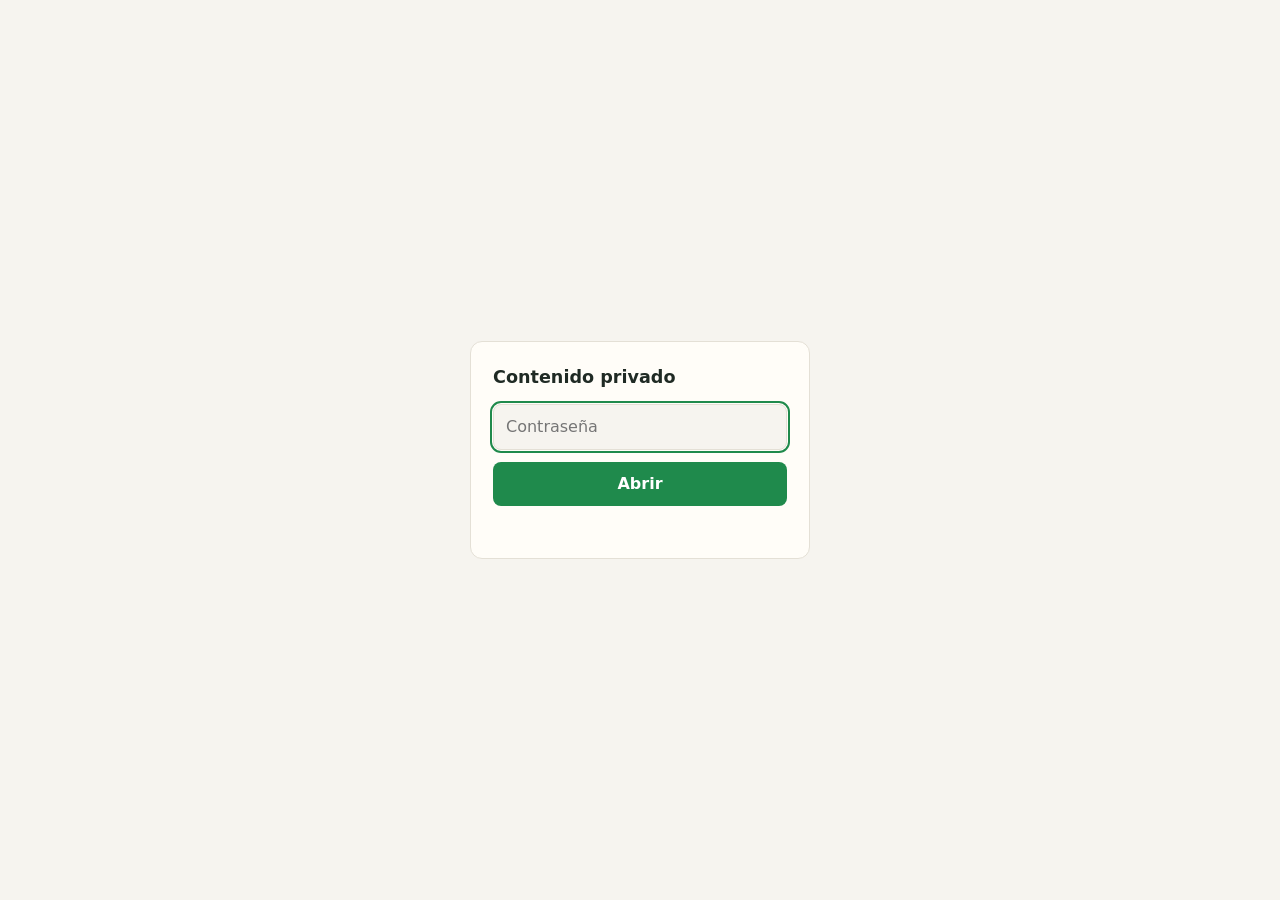
<file: cosas-pendientes-hugo/index.html>
<!doctype html>
<html lang="es">
<head>
<meta charset="utf-8">
<meta name="viewport" content="width=device-width,initial-scale=1">
<meta name="robots" content="noindex,nofollow">
<title>Privado</title>
<style>
:root{--bg:#f6f4ef;--card:#fffdf8;--ink:#1f2a24;--muted:#6b756f;--line:#e4e0d6;--accent:#1f8a4c;--err:#b42318}
@media (prefers-color-scheme:dark){:root{--bg:#121815;--card:#1a221e;--ink:#e6ece8;--muted:#93a39a;--line:#2a3530;--accent:#4fc283;--err:#f97066}}
*{box-sizing:border-box}
body{margin:0;min-height:100vh;display:grid;place-items:center;padding:16px;background:var(--bg);color:var(--ink);font:16px/1.5 system-ui,-apple-system,"Segoe UI",Roboto,sans-serif}
form{width:100%;max-width:340px;background:var(--card);border:1px solid var(--line);border-radius:12px;padding:22px}
h1{font-size:1.1rem;margin:0 0 14px}
input{width:100%;font:inherit;padding:10px 12px;border:1px solid var(--line);border-radius:8px;background:var(--bg);color:var(--ink)}
input:focus{outline:2px solid var(--accent);outline-offset:1px}
button{margin-top:12px;width:100%;font:inherit;font-weight:600;padding:10px;border:0;border-radius:8px;background:var(--accent);color:#fff;cursor:pointer}
button:disabled{opacity:.6;cursor:wait}
.err{color:var(--err);font-size:.9rem;min-height:1.4em;margin:10px 0 0}
</style>
</head>
<body>
<form id="unlock">
<h1>Contenido privado</h1>
<input id="password" type="password" autocomplete="current-password" placeholder="Contraseña" aria-label="Contraseña" required autofocus>
<button id="open">Abrir</button>
<p class="err" id="error" role="alert"></p>
</form>
<script>
// Encrypted by site/build.mjs: AES-256-GCM, key = PBKDF2-SHA-256(password, salt, iter).
const PAYLOAD = {"build":"b16917649416119c8e73a951","iter":600000,"salt":"skBxtZuTe4VRQXlsVrf/yg==","iv":"sWkXZJQWEZyOc6lR","ct":"pgV1RGCVkm1YMfbkAfFD1RW+7pzlkQdmoZg4UPthuYhMHcJ0NCepLVphil3tCAPybzaWTwFB6EYOmPt60O50Y7VEMVg0TF/dzXwe88KRy/Gk1aF6C0DU4nyF5zUnJSmdzYh+3w1ImFw+1DxhUGfGrcWg7ch3ekEX9YqtXnSYpsVUyHhYkskq5Wjg/O6wuFrVILvwG+kiVKje4/D9mtp/PifpidqkaU6w7Pk0D2/+j6tSpfub10G18xYOAKDEWcHWTRB9QGSDuIngHE51Yg+0HuLNBnjNz0dthKTFZ1lSE1IxDqSXRBKhInbxO6Xehk4XL1htg2gXTo0nfN+Z+e0LhgwqMjAclAk4ZHP8OcOJQAlZ1gadH831UEHLalFwMxt4S32l7GhzHbmfUKT0nnSGhchdDWWJ5/YI5zKqcZD40ysUJr5v+bV8veWoYFwWg0tB+S2z2L3XN4Q7nEOmTiXAApRv0uDNk/t7vJMOay38Qg4c1TTyYas0J+0nYGesQ3ka38fx/eSmcM9cSnjJdkg9+rRVYpeqHFHPeAiA3mSZ2Xhzdgf80PnFEEkUgLsUxcY/D5JPEG9i2rOzNgITlFlrl67Nhc7H3STyG4854h8+PBcp+MAaiLvFk4woqg9bG0S9fZXX3oTqZ0GQuAcBVUSJ3tqZsN27BeWQwxL4/+veTTv6QOhZ/N6AwET8Xqd999n6jakB3/eGP/clR+PLUE+k2qtcv8n84LEoFgMOzFXqPvLUsoprwJ2leE2aKZWQ/t0nOv0ISrXwaoqkyc/tyjl1Dv6DRLaovNiQIifmXs61GdGpwSg1PGHj2IB/V9QvSc0f8GNMUaQYnNnAocad1E8P4tlK+iagWkjMa3rGvJkhKeNfIvpFCy3JT/U7xzX7Y2uRyr9wj2BVebPAYK01y/SquiT35xPgQmg/yE48DwFq2EG/xOqHS3fEyGtKhpMFXfV0tYHiyTu/6bAivtx624EGRrezGNoZVDQspCk/1Tol9zpS3G2Jo3z3RUPevoImr/hV22veQmBEqgLB/EgImrrnWYlW7BGfcyxeOSguFN4yq2f9HpfIyNDuNmHxzsbv0GTsV48ygHdhXzuoU1KTiuVh2scergYNg07UnW/AM85F/SSBVqJvqvpNI74sxKV5bsmtrQTRYHK78tEhUhvsAQqFXt2kZ0YbLp94Fr1QjqsN7zg29SMhJb1CwLEPqZ/swbey7NJc0D9vOZ8lOL8OZsl/+ZYLnjPGUEBH6F3hQnzx0rFwVEPQn6z53p5ijVVYjAXJ7T8hByZ4bkK0Xgca84DWSrz88ia697MjyJNGhTWhZyG2mnRTmzN+mjXIwiMoKDre1g53JCBl0JSx9gc744I0YQUW925SivM8MfmWL39L9zHn7+MCOwoDF5vOYWky+Cq9Mefjwm6edk1mhKYujj/YUuHz85pF34SdhjNTlk3CYc+EMckZ3B6aqhensZ/x8pxxp1JTX3oVb917vcdg5zr/G6QWb0SB4KaTK2+SZifBDIiGzPVsMJr1pyNXlhM1f6DwxdNsMzBwUoRwQmllrqKD496+iiy02ty5QqI1FOwhBpdqb1+zAam0v1NxuMvevMJm3YSYhQC/oGlClKGwl38ueKTB/ztGuf4TbM2NvNBaoSrl7h5T1sKKTx+tAuZbEq9z3J2oPXU1eFSyfErW9jlugzVEt4f9kp3v16GUjM2aH2ZF1myQVg03y8+r92grmZI3gVp2yjwnrk6ZTw+YVHk6hzDFn4KaQK/9mckeSpH9HO8kOfvK7KX6sIMfHFRt42LudN8b8KRjjea4j1P0TT5FWsfzrG0rqRugDbKRBjt3i6VubTJgv3r1Y1cdYVLef5dAKUZzcVc6Y2utIslP/vHohoUNh92OZRlP+A8scCRNE9eRS5g2eQjbtZiBvm133pK3CzV7BXIJAmPeU8EfA6ViEIYAF0WMhBBkz1ARW1FnALJ3m6aWxheGhIkrqlK4wfz8c5j8XBVXbfvBmx6mK2EVV4FaqvQrUyC0HRNKiffCwTKVUyHb/gCpf7Bbk81EWLX9LxZzHbDue1ehHAGGwwD8MXgjwpFpPq9fGxp0oS6UxfwIhst3ItSeCG7ywfv93ZFMQcz6559XXBm1NbelOLGRNTCE063saoNQ9hPXyLTr3FP6M3cjdGVYm2lXnwZNU6izyW+5ZFGMsg/EaNANXut+qTOqMdDJz81q3jq9Psl6hO5794cajQy7D+cUAfz5QqTolEKf9dHwReTQKQpeQFJ5Ev7n2u9+G6wcMfqXmuCy+ZAjJcgf1pkkXZ86giyqIDHPIrFjFQxAr/qfHcaOvKLYiFK4eqiHJYljhzBFQtXY1vDh85XER31YZTCkQKqyqqg4pfdz5X0ueTkxJkos8U5wVlJn2XaX6Q/SwagRPOKjjYYDpgWjr9BO5eTbRE6dJ8AMcddO9ojAIT+Hd/TGkY7GeGgJJwUov2KzNRjkNYdSpQWRFosCuqY220OuFre+GV6plTBq6ZU3M8hrw9h/Qc0lzvjs1DNleR6wTsXOAmCEGJ96tza24W0qFlRMeUzMikldH/Fz6MHQGdWSs1HXonmHbxU/jdAhetjtiMEMvdvrxX6syOLHTRYvisy7sDP38CXDMvysc2Wp/WLDe4aHNArlJ3Uh7xPTQBN0NdfPqqVvDy1reNx0lcMmBy45UwOHMtjRl/u5VHucL7fQsrN6VwijOpHcJ+Mt0Wkg8XNDbB22HPFrtT/Mq5xv8XSQLAj32oyIkIqaxBh+A5FEPxG2W3/kcHCn1H5RoSyy/[base64]/PjP4pTISZH3drZ2+rXLI8wJwPyNOlMqvgs2qpZuvnhaaEi9LVW9PMOzsB2TGKueGiPx4payBWWX7QAlWjn9ZiWzbRmSJ94UOds3Apnsd7xqQZuQxUXoD3+xNbGNc4vWEPVtzYSc2ur/Y3HHLW6MM8pXOVsI9Q3a/SKtTwRuJoAUd2AzWtds2jBTaOr8BQqsQy3WG80iA7S3Y4jDo3nZ0G496SBWb7NoYQ6P5mlWBRauxC67XSuHPPxCC7tm/eM6g5F1SOKJ8zNuC7h9S9jNjg2HVG2RWEKiR4Md6tufF0Q8lmt0gqFPqWTyrFEaH6Dy2BdBimuudYBWlB/gFeqhmXpzTvA9V1x2gpfec096jikn9pP4tlm5UeoJV9wJpPRR84zhMhy/gbOMB1FUIoSQtiNdLJM0XAAkOkOOvOi/fIdg3A5lYAad5PMobfdUl+XWtArmeephtAv3ywQe8CfdCTbKKf/dISv8WhG/CiMLFAmRVWmDgq3W1WGowsC5y+tTbAKvMRHrAd0oxaU1qujYJsra+mG3ukM3b25dqw6ghlC18IiC8FUIVTSwqv26GmvLTqZBaAiiifr0ZOQhVnIDmNEXyLCxWfQ/xeolsX29tWZxV5RWScXkvsbaWkKjD204W/OiaUluAUAZDnaqFN8pJXrp7CcNGBReq71s+DF/y9uhKoV1N3bZj3Q9lAaIvSDTPRYc8ySIdXJvISWzsI2xL8G0AUoehgfMNNJaQFY9L5fbYoN8WFm3dMSgaVLTzzCQbIDUrhe6ttlGJSGFndpRDhvZiRynWzFRnZqzag/hFf/VfuWIyWbC976we6Lg8DF0xR2Rw0cCXvR0FB6DHdVuGj8364MvkyGMvyjMwB3Xc4+tiWk7K1H0RBpqijVcOuoQ/nCoZASGku+m2jtqasWfm3THAiTF/88xx42RWeVbBLRquoW9E4IpdJxNwMtQerr0qpKhUDZoWR7exrffEYMdvBJsInYlbPzvtZbOTQ6lU7AdMwJN7cKRTwsdbpp5/26OWWi2R9DLjr/KM/xaQbzDfIeps7FOZo3fAc0C+4dLW2Jpqo4OmNR4qNRNi6sdnkpiLobsZQyu4zcjNhDAcLDXYROThe4yi7bBj2tJQrKyufVFPPLSvVI+poQbzmdPseSc/[base64]/ittdorLZPrPAjHXkwTrQLXaKkNE23v0qmCd5Sir/[base64]/wnDHOpOzYQC77NpQW+eofugL4MIFFke1eKiynHsbr2eJsBDe/3RvJ9xGxpTDvdQ9RccnLw1/2caWN7i8Z/j8FA2CWXqmgJu01Fsyb5zG7/HwYE+U1sQQi+AThBuXI7AvE+tCmVQ42wYdzsBZhKWKOnF9cJ8IpEBqCrNsDGcRgVpPnJ7xZjRNED9lpscTkdkBGCBSp7KRDRkM/FpWjs2GQjngC1Ro+anxnTWwqLE7rc5ow9X47w6ddSxnF/3y4LfP4Fw0NXqxJW3pVwBCS0TTdm0IF3xBUlEJz88vyPdnMMwcn31PBSJTsoTuMqEF4nWmaD5Jei1/rIDiJziVmhMZB4a8uloZDNf2v/VPyhowiYtliAOVkb4RxS2ZVMUUZTRQSZlyY0/3k00fRS6XDPV+qpm6CfhoQp/txp5G/iyX7I7AlqTrHjnODD08giNjA1a+nls1ArEQYlhslPH309YC2YAAkvifjlGWCrppXD9qouM4t6CW+Lhr+ZFnnxVvs2SUdAvXQCONECZxmo3p6uetdZuP7bFgUjjybctY6e7QTPElUC5SdkB/FwN/PynTw1LAYK8KNqDsvkEhCb3tPfJFYV0/tgq4/UPt6pROt4FZ2lOwi72yzFZWcQHb3lMLCoyVTyHKrqsR/HcYWAhg3ac2xYtaINO0ogcl9BA0mJgDWiV1WQZ1ABSZayYIf3JCHkMhF4La0xg0UlYgQieluH3JLzsM8aCUPJBDoTn+LlzwtrIobXxZq16+9iBwkudpmWmzSHXpRb9rdIwHROmJ4uvH2Y1EQT5GMOJt1FdYG5f/uyCVlDCMWpO10RLw3nV6DHb71meIytqXqM87ImWzfSu4W6GUkZetRnG7YnlXFJR6yG22c/mE3nxSqWuTNdrCJXMXEXidrLOJalU2hi3nIpszfkUpZGjg8cgMDDJwySMm1PptB93QxeQPlgGJcDk3XoAq6MjgURWWa7sMZHcdXE6mt5LPfT6hoKTxpESOEWztZn8ayPxiT6q3jxIDFHHQMevSsBpGuIO8XhBYA28P5+YU7qed8mPE1UMQwseyuzP1j8/6W2KZ4HGSfPFQy3Ooh034O7k9tcOcnc05og4EuccPGG7zn1FwADEocSZuvkU6WPWHTTgfG8J9VfuhjzOMoV2HENgTcReolsqd+8VsHR4ty/fr9/w+p2r7ZAFL3H3iYF4goGSKaCja9EDr5/vArgsQHAXTG4IKneOKSv7/Q6wZAWvjC9Y91KuegvuMTg/UMqvrdpQqXd+ditqY04Npqlypt5IcapIuZv5V/6d/LhcnbnbcP3XUtK8G09jCq4EOm4poK+BSkRxFH7g7RsdhPGZetyn4Mt9JC0QfHt1Wh4UOVrCkQ9BHJURJNxofpejDT64YIJ0FzvpHy4MjfSNeecOPBd1Z0R3wOR1k9mf4GAjZi9jts3lKovQWrLZDCLYHAqXabLeF8Xar5AxUMi1YwfBMaSjw8ptco/7sIOmP9THFMd1kVhJCRwPYkuqSgO4gKraOysu0HDD5k4qPDQ3c5j8aICyzBjt9XpZ81PuqAcnxEwQGaUVdT/AIRBkUZJIxWAv7fHnauwpJn0yr3p4OKe2aa4UUD/gLQeMCtSUPryybwl//3RzpTyMgQ7T3A2KdzupOaGkA0n3af8JLmNhU+AYwuSXfx2OhmvyBr0WTczD6jkbmTgK0PxPqzicIEh/7eid1kitH2dYd62x5IOAy5JTKD+pDp19bIhP8WUFOgF7AEkIzHUFYcMH9Z/UOb3YHCjBnSGmY5WnY0yh+uiPIvq/7Jx+TqyunfIvnnnF0Oly4GawiVgX8HzM9wVyQTsGNgaxTvWygmlKoihxJELfoZetur2n3LbVm3m+uX01JCdOTgxqZ7MeZs2ma+XGj/6qOFl3chZQf/3+Eda9DeRDmvonqXujm+mYhGhUmdY+b229ceuHSfkTYCUbVAReP4563950CEgc14MDSnijzu97MoTQY28kF9MDDHAcHPU9sZugavwWqrjACiqpf3Z0IfouBqZPfTyutX06v0F/uN46Oqs9nYgzMHR+FcqkRzhgsFGnyDfS1N9Md0TXPO4230KPWrMvcI6hbm6q2/hZtl/xGAk6Ii1ZO0CwlvPthJRPUwis1VG/f1UQjp7diRhqst3Jpd05xHUnCtW4N4Y7W4BekN59BRVYQsFCLrxbFaj4UboMF5crGj1+RGYkPYCADjStQtb3wupY4XC73+I9RoikAtIma/kYK9kku0vrt/4qd0Nuoe9mpOdy8B+wX4bKmviQY92qBKxJ7+Cb5gGwyIBR8dcIbVOUyXtTK05IeeM6q1FpYGrlPu29/4KAmJyeSL5gBu9NzLErdptAIjt2PLzOLIWmzaTalZfhKvsp/KojNWL94jrH3r5yQoWj4YU/YVq7RdmKDLnMucwQvOVZKdAZdVFDkwBPK0XDN6PSqU93ye7IGHV2ex14BmCtJmIsGRf7OnnlzFbvYDkJVIXR075T8KXhELTm8X1TwPKuk9mCF3BbZ+VsAqUuzQx9senp6NULGN5hinTYJsWBj5YPFzvdNhrUnXgZSWOUed0DtxRINRhCIWv63YEn/1zCWhha3BN9wx6m+6aJtxSVwxeTMLn9NkDHW4VQYsofEdXnyKmZg+EAJ4RvLin+lhfgI/mee1eiUvyGPtiAFhwzdr3Fr2u3zzGlzmRuBPwSuDnGmVB/N+yqJhV8bhcZD36GCzKIH6ZV4XnEgwQX1w8ZebTcSVLmnlqdNvuQqhVLkow+WK/kV7KJ6HWBs9ocX+3f0W4eBpP7bzAog76EPrlENUc3pBSnPpOIsUsI5upIsRUh6/zbThltaV2waFntPvWiKVVU+pQUV0B7U2lgyQ5q/A7ucjqiiXgPnsGqjkF0ZQ0NzU3RLI2+xdswaVDZhIBwUF+HjchzsfJBWUsC89Px5Bz56Y0lJAjXiq0vFI8NmSF/EnmWKqrhuLoujkqj00aHe8D+WAdo25UEy+q/w9zCP1A03eequkLG+rCbO14qqQgrY2VudEaiLFjApasURN475gFIXEMhfoao7lGi1p6ib24UpfNUOJL2h1wXWTaEYw0pXfAlHHvPPTSruqG8Wba1folAzmIw4jJXb+0JYkY/21AKHKtnxCbNrojXXS9RSVdf2ZoSaWIlT4U57atpckRYSHlwB+bBXigmaKlT4IGfRbhY+ybkFfWP11QGsdHGZdE9Nlryd+Vh3pR/QeYOe8yDtvP1OAObd1YwEuaCDYEnRrWWwF64Lmc+bahnssu0M7TjxzX7fq6eWoeLU/4dvcS9RAAwaPUrC7al/KDgpD7BGOXOFzn/AAbn10/SSTp+oh5P/wXlYnpYNOlP+a/ZU3TWLmn/ytb3qZ4Z2E6T8c2EkgOf0TvrwJx40oSEQg78w3GXDqQ+Muoykvichg2+URCvCJMFmDqDE4t+IQcQImnbujpS8SV1OUrlbzvU74wl31XqYYLJGyxVmXEhaRG1zl4pMw1WxgTbLG1te/c+wpydD4J3gz9r8PQuiXvJDLUU2UDvQ9Vbhs/[base64]/OEPWVIWGOyVCMMvb4HSLt6Zd9XGfm4urCUTsDxKGzV6Dd+y3hWiW/vS1Odg4nAekIjthF18x2yK54RT7bgSEwEsRt3mKm4bX2375kDfIIjjzWGfV28Ph7+1Lbik+ABJFM40zHCSoNDgcc07gSMLwQrqnX8WGKZfebR5WcSIKyauvUU6t6va3bw3CZ/VPZZuiqNZHCBvqyp02/h4XEBHFGpp35KBuvuPsmJs+xm8Cs40ktL0ihtSVAAQNBcQs5pmGM6+VB5J2hXo7xVUDpTErYOrL668F3+V6Cm0oXU9K5TouX/p+m0jksejbZpldawvhiMN2TFQvMd+PwJ3UhzZ0MiOaFE/BzcvYg7jiPTISVVYXFHQGsKNCysBHO7pBl8/7s4Fz6I0RXWDihgi84ojxyoD5N6EExE5+YP4bUWy4MZkRTzocSXLBcSn6bOWnJr6KwE2yxCK44MX7DcvPT9kUYQ8MHGyAuwP/LtxHK2Wc94hbQiuBx1knPO8OjYqT+tzZFaee0WmqJGjb/yPZjgOdA+9NH5CUKLDPfpgU9xMSOk6quY3CpLKwOi3uc6vcrtaqO0bOeoNFG1n87e4ArCTkGa5z4rqsccvFvlqDe1zZLAEkf+7Gz5GeCTxjMv0MnMTpiBWDdJ2LcqTx/tSreCiP2CoJOs5Xnyvy5adZ3xUjFna5+Yklg/QjedeIbXt28ZV1A5FVAESNt8TZ+kb2eJdab5EpFKCF11OOvUcqiH2YGXVMONAs8qwSOW8sm1+nXO8uw/mdfqtKd2SW1n1ryKV/8q8tX5nQTkE8u0f1HleVdPD7B44SiLb7/QfOXzU1ILHql1OioGlWv4FkEyXAshAHtDEdsgEKhDQTj8pfZ9fVoa6iEeeAjLWS19fM8SM/yKfVRtlKLFYyb3b/nbNzdn0pCdDqXT7cGOxmruBvowhRSg1v65yu8vIXudPYWgZ2e3eXytN/s7fiDddjRWHN1VQw+eeIC6wZF1UCeD0Zck7X8un03roppQTXuUJH8ymxY5TzA1L5+rFA0Mx4M81FztBhK3vB4F0xluWD7fodqpbQgBt4mH4UYcfnOnmZOSP3EztYVDrgN6Am+Mp/AkmXa2EvLVgB/HVmi/h1Ub+6VuTPaT2yBHo12MvbxcNRjgprtLbw9kS0OXCDrxs5Mjm+Qiuk96v13qVdRkBYtm+dDagLshq3O9AoQ8K94e2PGKt2QIVBtabXfeedCy3OMe/QsoXQtQ9i+0yR+MKp17soTwhg1Io7qmUpcSzd9r/[base64]/RQWcFDJR0LeUOsjBIBHC+S+6wTpEHTFtfIUwulpyywL1EototJaiKUF5Jb517obDVdvNm8Wrvpx+pOAh4/GvMtYdKYc5k5xh8bGRg76a3U1OtWuKLkshFYbwAWKM71SUYq49IB3GmuoVvVN4F7V6+kZtrRAbX8jXstfBMdwRowfjgwNoERueb/V4OxnURkaHt3/6TK6FdtkwiLU7ijQZf3a7dPBoPs19UB0kK6MeiuOuLU4QIjYtuZIPUmHUnumNQetCgnCFW4Bol3isPQtPN0JVFvEyPb/uyr6FRL4gmAzijDsq31tURgqBlMj/[base64]/[base64]/MQGqo3ptAOhNZAeN8VDSlF78l14mA/uomRf1WH2se/zAQJNWWtPs2Xhr/WU6vXbfP5fldZLXBKyEF3kXuTkx9FYSsqHypCEOB3Y7F+0O5+iuLzoihU/5KEbTmnFMQB+1NgZVrwLCMgUZws7cD/rTVFmYzMABofUZsQNSwg7xIm4eiIcCmfNGCgTkYU5LAknep/[base64]/M4EQkr+j16G7GoWosxbRh0nszfwzPoNreZjDkeCD9kQrWf/T7JR3Oo6+8IcZhXRCAmwyW+Fvn0pKH4fI1LTQDvz+3YbYEpFAhhiXWDJ4AGmVvbt9Nc5o5AK2wCwzrpLMbJFe0/0vqhEUeQVdgva8o56G9xifFH4Zp4u6T7mOojdZqDUCWfLoXeIoTj5Hfx4U3LbUku1wbQc13KCkScoVXOKqXDNWSXrI1EL3IIJomkbrvKcv9ATzZY9A/QxTkxPmHx0ZSiHONLfvkYpq4gqBhZDCi/8oxOfg/HQAbCBgoQbt19zpUEO8jh1C1THdXp2jCkyrWRn16Azk+R9XldDZ0NA2H05HGWmZppEPdytlI+E6bXUJ6vrAIyNZYeb5Y4+twTbflDNH6ibm1waWYboGS1Qx631MLTHOibPfkRRADqlUL/ITCrc/[base64]/[base64]/zxmoJdNjJl+C7rAZ7cPt6Imgjc2kBu2VZqegFWhppexCqzWYcxagcgduwZMp9D9eZ/ve1e5TybGmgN3SMdYnemkzjpsNP+0kAE3jYnlDwHs1Msf40wpOh6hwVZCSyBshp6WiOlAWVqha78I7Mi6PQ3bp62v5JZrsPBtu+BhOUEC0RnOGlO1I2HyK2fJ0zwhlUkflq41CecbqFFEzmBs03BVSDn7BQZIoestVyjGUUj1FM3jYWql/3hROLeb3CwrhdwMyDNg4adMKopW0c3aDCoYrnny/n/wh721pgBV1xCem0Y0mCrM2Rlvv38+wcP1ZmaL4cZRSCK1JD3P+nxe0SabPDEHzLoviLTQUVVIJrk7l2dYv3ChxuosCr7I8ksAlR8aii+PluaS2smALgWsElWW+lL3h3vUR6ed/AQe3fJWcgwSKe+wRRIyA6T2ZVIXz0Q3ReTshLfCJVkRYLRvAQxNdlO5wEm9llA/BtIwwKVnmwYGRS98TV7cCr635huzpo/ltVI9ekOpvFP1ev5rU3qMCfwGlvvnLazxfIhoESq4pHOZGpDJJ5PWa7e6rQCkmyNibWqeLX0fbLAN/DGfYws74nMp9ztoYVDgBcD23YAWJAReV+yObFEh2xWyCKoJKAqwGL1zmPeqU+Ct5s4bp+p2XJgv/HxXnaIbgqUoxG18sbF6GGqfKIxScl2hlCD0BrxbQD9A8tTt+rNAThfUKUnoJvW+IukcEsokn7FqQLFAXOWYs7SQNGIGO7+xtl1Uza3dKi2u7BvHsqMIOSIc2rRQ/yAwl4rRGeaq5iKnf3IQAFIF0MwOY0JIHA2e4qCVa8ESpcrDBZjekmVjY6V0VW+L6V7qsus35uxLEoEMeEse/V47dJJdRb677VwUd7mtUWkIZVg4xwgDeSYYLrmz5n7t6jPBLV//9LSK+V4ngFj45/NqCuauiv6arcqckVzn6SquuERBN+VyBJxU//pkXaVhMZ8u8J1OlOuCwHfEqN55wXfFVR9WtZhorJ3l2sxz2lK69AvgwYaWwUjI/8GQBkOoNYzUpcUhq1xfpFNm0iUoKSCddoDCSc/3/Nga+30TXErptX6dyT+YtJGt4OLRI2j0nuJCUlPntPPyD0ZoGVtMgF9YOFQXHtrBTv5svqE6ncyhEvdZneFN83OR9p99TzO80C349Jyprl+OYwF47hNJXltA/526fkSe8qxoqJ6Z/b1Fjx3BWpGEv9tF6o/SE1N3vHGOXJk8VF8+FJ8t4ZPbRltAQknMEMApJxXzUrvLTQ/hW0usuweP+j8KccaBEDqVnB9Wts2Zn6kJNnLRsmFjRacyoge0Ml2HyXVQu6K8vlf0WmVY2IKh59wjcXxOvLVf1W24J2c1uNBzWrGRphZ/Tc3Vh9pZdobDu8IUqCpaLR9GeDep8r1z+NZRdkyD5c5lgt5Qzh/IriAIdPuggRE/V9weWIIRVaSdeQo+v81niZ6zxsjmkv34SNBBsdFeCdB8Rz5ezUktE1zgMHQCR4bWM8JI9aA1J054pIyjqtQcuwgfX3KwPBEmz42tXMN52nTkDdTMlO6NagSdH0spcbFwZFQvJDZCBBe34qmeOuYihUyTNKxsXqTr9zzi95hOje/2gKWCW7Da7gtjFcBunxJrnSeaj71ynyriwAiVLfRI5tzdamxsE2OV1g7m+h6SQzYsO0IkM/niYttllyp/FCd2LuDeEmF2Nt/0aAmDCc+OLNSXeb4YH2+nBYZzlqp94kIeUgJeBoi6U5i8jMPrt0neW76K3ckkGDKvx9usO1O1FX0EQJxVaYckgy1RTSLeyficA26MgMTrTaG1iqVm5er9AeguAssFDlnijTaDR6UUdKJNX1/[base64]/4hs5I1Q76jL2/2bs+fBrd6zipHyIn3eA+PZVVWI9VwCupcm2cQ4is6INPYlUglSxKX3+xA2YRojidCLxj+/adCcYjRf+nhuEAgcGw3A2nXhILQM75KNi9zQRrGaE1E6dfiuSAi1Dtev+DcmUaVN4DqdebfLXVOwYyNwPCHa553b+3mUWhReQo0IuyIaZ9zsFHzgqBvJ1O2DxXt2BU5CoKRSjzgbkv6KcwXaxV1kKKYtkMVls2rs4YylZS9tr38k/HibAK0wxmb2Ao35Q2FP+6/TyAWaKcz1t7Y6bU2Hgs2+IMTfTY+ZFILkUG29OqA3nKTPeL109qxpgmrKt4/Jsire5U19g2UJnMbhXFk8ZjgrF5fz8e+WVTM+yrokYTzioxX456ZG7IX18aClXNJpmYy89ymOJWBU6Kpuw4eLRTpQH1j2Jx0qktSwGHKnFqkl+Hc3O3iyjdfO/X4IRD1yugO4pF9KsoEcayZoiGWxTVem8c34nCosDX/k/zC1PNR0uQztLnGGeVr3xqyac04FyapRFNTchwwYAJu4pmpuLt6HFqNCgCH2V9NSr5pP4/iXmX9w6SBJXxdxV8GABsQzU9BxwRy9a0CR7KSjNGc7Fj/MNMiYBmzVVrQjt5E8S0fsY68terHgyf30wJ+KM7borgUN+HQodO5x1RGSKFqe8BytVDrHIGh6iXqwvA7a0/VlDeAZF3fs5HF4QV4Jf/HSJZQ8FV4/6USnqBpA/0wdje4z4XL/Y3U+wKcb1FlKGDA3snbzQ6LaB4ybVmH9WWMNHIknGXyLK9Xb7Mbubn0mVCy3oAfP0pL6ybKhmxcfUQLXATqbA2tfBJrPaJ/d4/KGwnQngzbdq96Rvlt+HGimPnthnC6LlwjNNdTuDgaNVjCOy7aejjGXW+2/RgFWz5VWZPs2kjC+tDMQCKI2aOgb/Czok9Kf7nnJNMvDZ4SWWybvI5n6FvppJ+FCKAyjntariAJx5+kfzeKelN6ej2AVbqKKKp8rbL0zV9aJkSQtXcOtCrDqr4YJ1BAtuCb12tTYhzPUPw+D8fPOqLm5y/Ejr14I12ocNXX8wdWhUK3U5zxPpBjQshsQjPZtbynL3YOu8fmN6rmtCp+13L9L4FD7Q2dSvMHBMFfatQXW4nIkaQobggXJSovVSjaCYCeb0NkeiTPIo01Yswzs365+Y5YFF8wDB6ZMcppMiwIXIHow8AT20tUZn+72M/dUGmLDq83q7r4q4LIthC+tGQ6TuEZsVEuPWHnx/fAx+lWZ/FQ8k7Uj4kfUAcgLcr7UhRHU+mdF34Mo+n7qDIkk7sO11m7IXg36RgbXJ0Ww3DaAg2G2LcC2KIW7knF5E65ZzI7L+u2G/eMJ00Q2z17QS5m/C3C4uVuVt6+BewfmekhUSYzyvEjx/cztXmxDBWZAwKBvsH7Tmaz+nkNrZHMlYVSDhQa62Y4cT2t7zTXOVlJv9PmdzvuhatKpuJjCErmT3CHm8nN7nGteLBT35t42miQvJR7axYlL118BNdazQB+RGEZI7CIxdliu//ebM9CF2B5fdrFwpko8ctXLerWcZUK7UDsDYxU8ZxLvescqWU0qJkITpjvTe73by/SoUAf5litDHbqEreK5AtuJdjBARkQN7BNcVnkDPdRuiEUfXeZstjfGxoKm/NUNDlu/QDj/O/WINivV0Ut5bQRbdYEIEaxF+tYAiVMwQeW4m/K1eDSn+OrmVulA0qtO+ZlV8yVJolg20S7R0+bVYY3h1vzVGYB19o39vzupHXv6/1kY3STW7kL30GxFMFGgUJOz1SIzfsu/7U51+5ZG4lhOL4sPXTZd0jZTCrswxomJEqiQiLDoHlddPALUY4cZGJ0ExewedMKUb9DkOAnkZfbEYpCugHUuKHyINbzku/j1tmuu/NYxhsc+44e9jYHnoa0CzmYpDHUPOL50MuYGbZVZFDFOJ1ekL1w0rp9aqWz/7K4IFwn44i5Ej4JWxNN/ocje0WBc7Oy5bk3J+Da7tn36uF4mAeg+FRYQRspkPzZ1Kqkcw87ZC24UNBdljJ5tgaIGGBJolkEQW19775iiiJot4sTiI4nQ3EUt/9bljh2hs6wfLZ0i0zGXHSdQf5U/JnVoOKdg2GASDvQd29hbSZEiGrAiOGfLHnNdmot/ocHNaBr/u3aDwmsFqbN4oY6asmk63qkKlLU/0FKrppJUEI6a6m6NZMrZ6/69nl549gntmhe52gvokZfmlQNR4mTgNCl3j1AVQzMkDhP9/my0v8xb4xiX4eqcL1r8yiOjfy9/lvzxyApVQ11RCF8a5tEiTZb6H06GOilmxmmJebX8ATCH75L9D5ez+e75q9tVQ0ZXvQSvkt5fjHH+c0xlUtVHTaRGG3OnCuylfzkMENNqN5iw3zZTZHVV/EiHC3XA6CjXrTP9SmFlcahKk+2Tjq+XsAQ51eIWjYS2ezizx8Hhv5Xa9Yndhxxh3ABiIOqdNi2UXtO/pzXW9XUa5G8xVn+hxS0Ag2K1t1VC/bI7H+stC8i1+j1NqaEbmJ75bTgyk9hvn11ma2Cjqw0YPCil36/[base64]/[base64]/PD3UvLA20t7dmgeYJWNOmg6Z368p1rTtdelKr3xCXS29wO57YlQk071in5Z6/ucDT7zmoNjWIfY+qp9DJLw+EZw367zOHHMuoVGXtJkIx81q31A6xQEqiORRbLnA32i05sxXs5yEb2b03hvzN7XBCh/5G4rOwP72a97xHiSOg1FgGXn3zni+/WjVgAPW8sX27AprNCZ19fceSRHVvlEtHIN1cOjm9dnivqCVRItj6LbQ0dr6h6D9FpJwjYh0EACd3hyNiiCkNFK7p9d3UljXMXF+S7G1PBQSS8ZueyhvbmyIuJpXG6GEgnyuWoRuz+O3kVx47+pIGEPg63mIf/AwU8nfuCUOjs3M4WHWUvy6XyD4EYp2Q0sSupCOjhi9Cwl0761IEU84eYQ0ulH4jhwcsQgIa4B4x4xPQtJ/CfNTv5QvM/63rwHoP+WWZ5UG8Ryx3InKngg+sac0iZmV1Gxp2aSc4ZR4fUneEl0TTcmWfsU6yuiKDB7at/wbPY94JalKYvNkw0H3ULzUqKJieKIrXLy/WaKeN6eOJCPWqRM065AHoPT4npLLswifgd15U4EJ+346lHjeSuWiBFe599Z1XBFcYXZpOmnOp7NOqlPy6yVHf0VjPWfjh4uSmTF8QZQLzyVrUUqyGg97RMd1x38ur7wm311MvX76tXdzjTejjXGPiZlVLKbwqDSLphNn08a/a+s+ZX9TBJoqT5iabl4gpedghDy2Tdw2KBPDTBFhpaGNs0RkaGCemaH0GN0j9b+UZqXse8Z+sWj0zhwPPc2CNNnoriHKMZddvUhrnj3DMHIsog3C813XyzerAcLpyU5oKlPwA2/ydKk+FGfSY0/4Cic1QHR2YcteA/jfcQvOUtKGdZLwsqnVr1qKNhZFud3jApba6QKAApkE1tqJmyvssy3iK1icSJLyqZF5eEbB4DLryBd6bGFDjfziMyPTffRAyXy9VT7hX7Dk/nLDASp2HGoaW22PCTAADgn5Eef0MuDChj5BoM+MtZ0Y9cVDky6ZvzuyBsRWzu5rqlKn068l/L82iSPHuu2wpocvFCLIA9meQ3yzGRuB/XfSzuo7IfFhAS3lhyzjsMWaHP84tqhuVopJM65iGW35R3diEI+CkxBW0PfkZc6CpnDHFc1rh30c6it3kxacmmMH9zxgqZVgcB68l9sM8ihnlxI3LyTfRy4XEjk9WYx31HtfAI8dM/VnD/Oj7W0hP0GSUMLKpDyPKQBIaVQh5/p4H3aBE1Cpzw78O0Ufqa6a3Cma+CihXO4QHT1I9MjrjpleDVhkvC0mHGKnOa/PV26WU5SZ6JkGu3fsdNj3m4rHfAzm/fWLUm9NARFNAseSiWAoqp2nGf1krYyGNh6ht+PaGgeuE+OfdScEXlu3yV2q04djxvfe7IiMug5ZfGb0Z83pbivaOtPErsEo+xckUhP3apGzB4cEyfAzBNkAjXlMKGwYiKTxFn3IR/WLG97TCTFQYl6r/qYxBCcuCBZPct5i4MtmWjoGM95ETpzoUoKKT21PJhp+KNHD+7U/iIJ3bVlhrMY6rRzjKWI3zpTEDbk1ON0mUVgXq7EPK9OgacCqnhfNxiKos9V3joqbDyddCS60fYMvVk7F65vAziBijjwIgM8nx7btT06IcwexzVU7kSpiMnAzY7AF1R8A956/S435IDZQL6rqEeEZPw6oREOYHDZIFLo0WXOL69f8fBt2j1bqY76YYWEoewvm1Acj8FlpH+2DYm7J9lX+VF7sy8DESk1Snm/APgvbk+mucV8XgC9rE6JvOBoroxtSK2kWEsAL5vyUd52bmun+BDwFSSFavSYtM13fLKs8CKSn6JS+MzMQt9M4I3qzSvTj7KlwwdGc3S5l/pVz8x/pYinj1vn6g8UqsJFgkMigavM7cLFrSTS79eswL8YJTcTcdrdGR4Myd2KO5cppnWbwKqvJEkLelj0JRR4Li0d/8JuT5ED8RuOeRGM1nKTeGQb86mGBfIZzJEnK4I9zy35tKca3mk9ORAaSWFxQQ29itIk4dLgDq4ZuoAzSzW1Fh/HiPVSJljNsxs/VCe0XyHXdZlvYf/FNlDzP+5akWIpCZ0nEeU0qHAeD+2yPt6+k5A0f4ZcyQt1El3zkWOLmVhCrlKxlxZO4qEth3LnREFnhM9Th24Fv3fPoQ5EKKqHNs4Gv+OOQmJQ/Gho6s/mlNKXqDaU0Tu8jLY49i4lcmnNiGIfzB2Ahzoy2yTgMZPRks+BYyItazE1xs9sa9u8Ju2yFz/xmCeH8EPQ+oEbyT1Kk6/Y3gz3/ggJscBMHnmBH84Cwslkl72GJyFSt9/D7Fa8UreQWz5KG+jxSoJfj3W1Ci1f2xmaHHyd6BBiEdorSptIpKVnhT0eAL9O6aGUiHZ5wo867arRKGNACmkzXp1MN6gNlBNTIAFOaGku3unGVsI1JE/ffWguYKuPsuJPzZUbhnu5iPPXF7AiNiYU5qaUpBsq+oU1o3itWtvruQ6Tc31kwqFuR/IRxOYHJqs80IyW4/39NX2SPNdpt6FIzjJEd/6YYPO0M1q83Ms7rbXcbmUdbWPzauE3QdPM4JreG6tdsFCuKJATfjiK1HvOM23GnviouB3uh3DxMWR5IJIgSCwyMRlyfY/Lv9w+iYvnUcjL1DaKWwxQFSb++qb996xq6eYPSMcECTLO/L5OlYRJ/[base64]/B1qldxn5cz4JkkPAszGPnYAX8nHbRql15QJvyakAIYgQVVSQenCacPRt1LKfrwJoonBTCmVLsjiEpxHfPKxXybTSCjLYo2EXxJJPfwgkZocx02fXd5YUbd4AmPycDX1zKRgJTzTKIhqi3NsxtI+hbyoQT5/7qItJQ5VGA5l4Vicg4OLga8N0jcD/zQ2oZ3Fm/IokRS1EewQMgaUxjuPWthvYl/MjLJMftzRPTS2Rpy+2/y18fUL2DqgJcrFNXP1aOm/ZS1jGHk7fLTobKEJZapx2i3kX9IvOtB9mcK32CntCYhQ2TczuQ7C8C82EPjz7eV7XNnuo3eBw9eZFTFkvgu1IW6Ow18It8sG/ZJZfDB8+HjQ0qwiOYH91s7RXYgjQOiGl0Vk0qDtJOVbGwl/XohdxSwyIJeG9CCR66NHEP7J2KfLupqy1d2auYSkWq3kAylyrN/EubwIp5P0B/KKr5psssXLsMPSrlDow0PU8V/B5eEPhjVGp5+RHjby9IX7/Iyo5cpoL4Pf1RXD1lvCkq3GqKT4CWD4TDi4mhbdgxI8wpRnJnIPGjmb7y6KDkE7hQNQ/0UoNmq/XurVWdz5LFMNmpFb9kkR50XXk9mtYlZsBO/BtvPNvOWWPB0n42/zfV8WGE0dVJ4L4cUMbJDLGH/3Rvy3fKrnwZyat20LNTpiLj0xHZ6q/uggo7XIygCjHrnOcL2JExfO7uLMJ0kgBoBH6h8zaXQ8VrxcBadm/B8+THtMydwjRLnUVvlI6bQarQhd2Z+GdhU1fRYWxZvxdXVUcgMkireYDXxwcgN1dVgFAIEfAmmqvXVg+fPOKd9qLPm2cNhmcIWMt8hsEdbnPBu2PifGTlj99RC3ztkjSKVMpeBke8S1hLfUh4LFY+WwgpnSuy680ohgHC1eWoFju3Tk0KIVVsUqBw96N9F/1hEPRUkSi/RQv3ctG7QjmzTspMk5djNVy1AztsWIjlt/jpO/p0Exg+z8mqnLojfOkPgloxEJXGFvvA/o6S5K//UAN/FKMX5kPSzcYw5ovfNrjtfE28GRi4NLUS3wVAEV72jr57LU9O3udBjUuHeb6IGiL61VQqC4y4m18GLX9mt4QtL/XmgkBM69GNxBmqD0XnlZzHPoGemYL316mr/XU2nglsgPyj9UOsEv7cD6N8cEjUCSWwqnNYiP1Bwy1Hj6bog03dkW1YaUu0K0ajhdwlLlj2P3Yhac5sK8k/ATDz3+YETG7RyvZVwh+faQUbWpoeBL5dxjIkafnjO0tx27pzDlKAua2XetVLgh9GrxGz3DrbxUznejWTYjz4a2ufe920MXx6XYn4w5xD7qq5YFudhJiCzS0fAaomX6iz2EgmV4lXwZLpKwINv/oz9FSvEWJvhgWmxmxVKX3vmdIIwqDjdVh/jjw+ylT+BxCAPoec/OqPgTc2dyYeJeRLumT2e0KLr8mEu9qIFc6xGYQUh4jNOKrVzBqnMCBN88bl+7PeTucNyaz/MFvni892BumNcLD0VxcbWLLsju3F+wbpGyzdd6dLiDMK4j9z1+SgzsUWQX5YQriEcOpuLzcjAUlmqhvAXuIxfkCNZU9rN5YGq7hax01bnTH6uvPvBmTmM/BjuJAm0clog6eDB8NdELTic231vI9idY8MU+5LMapIFFHqSktBWKJhRyrKho6hsYCEBYCA4wYvqngQmD3UCob8/V53hipecvxnsgfC8dqf65bipJ7a4FU1C4rE5A1WcDN3dzv9GXa7fcKPdZ6AP/LqdmJtUTPEDEOg2ew/fxTiV5cVodXWOoKMxJCOzx9nozei/hhUtuzYo7h+vylkwrtdRmol+UhZuusm15WdYDUfGJ83cw1cmqlRz8gdaXtmGWqd3578I2j09qBnvrewPXZ8t9u10Trq8cy4Os80BEhoEAuimjTKO6M84gKf5FnXjpnOLrQ3OIqAeLFTjHHmraiyE3v6+xNCw7UJfXLZAS/nLHI3Rn/KoAk49DRFXqXrX7VrHRDVkLqXBCuZa9Di7PpdRuHBW/U/4Lq4VxFN7+1CCmP603+S+5pUoyeXqYH37zget4QkILfyff0lZDnrA+GOZCRmbFwHNG6kl7W6WbWCBS4zj0e09Iy9okSKGoggpq01pf4HYtkT1RftD/GmwZ9kvJHDSYGHQ7wTHJdGtre0gpdwTE8LxgZjHnTEI46YSF7/bFnbAbrnWyGSBR8lnWXXKqwr93qg+FwTnKUA+p3I2Vy5S+TV7aSs2NUdqma6PwRuXYMfWLasVzGaBpeFJXgk3h7sNkl4ZZx2TKh/H9EqWTfYhuFt1/BX6EiGzwQvr51ijOpcJxkjxfRJNV6Huuwsx5cxo9uMAVwDbUwW16EBbJXITgqetP49OZuBS048rI3SIfKKTc8mmJvPxpEhr3jOI2k5S0nYXSCTp3smKq+XQ8DB3OCKsKgTlQE8sr8LvuZ/[base64]/KTjZ162obaiLkRi+5esow1cDP3e9xKOMUSEGVc1iatzxP7kqWbOKAhmjQrZh+fgHOAngOineSQEBMQybl1AosrDWaMwmDYiTHyS0QdtbrTAoBvXpBPNOUqVzy1psZ646PDH10+VQ2YJO6Jmn8e2aHwn6ZcXM34lhkA+u5gBf9vkmKe1ygYi5vMpLWqc3kTPpIVRYFmg/ha7tX26ipJ07WvcU53mPaGcjamJDS+t27zoNN7PoJr2qRgdeFN/Xl7sNXFyZFzljHUPz3kmfa/Ups8RqTlFbaWcnXUeFSypGrfCZyhK+DI+lFMxGGnJllAtvbnNOQioQEIX3FTlKOi9Xqo0rmAilttvxpARaiWM0VMg9jWHTkyM1+AzyHcBEyd6PzNk+w2P/GgyU9hhZy82b6E83/YdRC8DpW2vEkLSvTvyd4Cvr9Hg/uQdSg28friTjI1tfDXTs8u3/PIinUWNHwS/Xikc8/83We8RGaRyMU/1bm/ULzym+x/aLq0dQ0PwCxtm+Ch4nUpqD9pJ/sTSUcTHdujxywTdcpy7HLJDndQDX/iFcKiaowlw29Ie0T4o5fVfRtqUxfGmIcGElMkOklZ2QV+pzD2PTHQqx+mNrYNY3Vi/V2MANH8R2Q26NYN7MjC+mK9cF7snu82TC7wyH2p4q4uHG0fnZPdaLnKVIwrkNxx8FCn/rxDzGNGKZxdZyPAb9jJCRSzmTc7TNXfy3qhvuswZ+Wfj7n5NLpMAmmHScIklSudH+vTkTwlO5/Rf02Fu3lpr32jOXCdsARlwYzXQO4nC+l8v1A4ZZqP087jxIpnHIbVhOTUVRME5qwmMRtwkLfje4T2WyeU2tK8M2ctJbR3O89B5tSU0HAb2gGzW1svswHAAqI/2R2ypQpCUXPOuiHX4TV/[base64]/af+dtoVV+Tit+Wcebc2YeB2bLPbCPQI90xsl4AyuVLG/dMSKc1ae7ISnWx3iR0aZAOaeo0Dt3pJHd0L2uxhDfNzyLBJ0ohUxZ4vayaG6gMgW6923laudo9ZkccHTHujr+ebscBVcJeFqu+X7q74MUQbTdaCd3yltXhZLmn9oL3lDXTULREbKy7ZD6Blxjs+ENYAR+d0stHnAN9d10HIR6HD5L6jE9WXdfml+EA//hyl3h/ly4U5vW2CwZYag4mIBgLJKJ08Xp5ti3MSd14MFajRJXEUGKQyPyT4gVJYZf7qhGwIuIlOWVzLadeWSyJHywBRTN2l8jRWQT0qwc01izCUEdZFWIouI+Vnd7KcLlxWWf5bSGpDFiKhEfZeZDnAhg88FtRvIWsR2xfc7uK6MHxF6/aBNk74P9YKpT9/x6kP38LQVlkK8wWpZnn9n/4PfU4Sm9KPFcrs3GOukvmj/+EMNh9JOPRUEIAoDk+YL0abor6HJ3yHwBtTBKPrbTuGveDTYLd2JkhH2KZWeYI9J29Jg7/L5kcJXD7Rjkv2EnlhRImL7ps4XZuGIpfSjY8tDwAFndXBZ9qB0FiHP/Ev0LOUgD59Mymh332IS96n4LKdqyl57LICI2W9UCopvZ+TCWl8Z/m/iktxzPDWxXjjeRbVVzLGgE15coTKccmPuXftuvRBnH6BujbzzxXbIPEy6Vdtv/kauMFZ2W+ttksLCMLzmdCS3Jrix+tiZYNcwJitiX9JYg1e8Ah0em5dKNH2zdAufw/yYu2wjqthbxjcCiv/iFukJ6Iws0mU/jqjMHT7tYvEf1D98CvJcJYvZ/Be03muGdOuuO0FE7iwwogpAUKXTHuWUXcMZXYf04xEA7fG/[base64]/5aF9DB0IYKhEIr24tSsaF+v0QxLMSuZxa/UqpXY0oXt9dyYFqJqgIa77aq96YVWlXrwDXIJG6wNTeyRylrPQx9FBPTjjt92xTVBhdfBToURtlU8P1FntiS6NITBC4O51Toqb6Uc7jQEZspNqigl4x8HlhFjcExq7Hq46GO4vB4xd/lGZWEqke0B1bSNOylOKmo9YTDd6BNtVh49vxfOR2RmGkkyZ/Hxdq/fWswuAMk3Jy2F6exZSQo7flnORUKcRMKNFoYqyHF0bofeD6zHKrDdvZZ6PU09fmPgqayWwmXZ/J6fJggbTf4pZNxlHwTjCTkpj3g1vUZ90AvlqFzchmqNIRNWpr5XjY7aVlyU+cGt5CDZSZeUAE7MwPcdak18Ck4wPC78tT6jA+vCfPLW0sLhRBb/m68QeTi4WLrWfe9xgvFv7BhLa/wDP+w9pSuQ47kFZBXstSCR6lyySfxcH+EQOU5gCMszjsZdgIrmS0L7G/RZ7toWV9vdoPdsyTBqh4hdAC8sfv2omXjPrhh776O05DIniYucGE1zJHOqjzhYdtdNNLeX6hGaUIBCkiKgm4jyAqezdX85RSjEO/ZxyZBR17f0Gf+MpoB98HGqK3MoYyLO8vHXdHHvHqG7fUI4KvAnbEj1DDnJvzoAeqNdc6p4W+QswGdQpDnmUWpiNDGCx7WlpA9CFwCIY6tGT5SixKu9qNL/[base64]/Q+efF2Pk/MAGoOAeilEcASc9oF8M14ZWF6poDiqNYmygZTMvlGXJLYC51n79Ytgn6TCwV8w73nSsdTw19q4V26Zsvq5W39IpTHJEufQkOGjxjq5wbUWTIPdye0xcAbIEe8YHNoIRMNO9i6qOgMSt+uhZdWg+m3lerlgZPDCBeCzsud5kgHR9AoJI/2HcQgJExbNsZUmakmJJ9hFD+fJfep6eqttxavFtuuKnYqQCfH6p028zHv5jpuK4pM0Pnn2X0YoBM6gN6076C4ZQGdRiCW7PTkbH4LXwlKix7BykKs6xzCq3aTIqgCGRA4FSWIHDXXOJ5py3bKmSbf2nXyWAAThOc90fby/[base64]/azHzCKyI/nAvaxyd/b6pOa//Wq0FRc02Xk8GGxCyyK8Rj9c2RrhPcSF4aZx9884sLSBn25Ax1qCqz2vQALUVidSEUZyCGOS/aG8n8256vAlTzlq0LvIaV/1ZbFkCe8mFXd9KIRJZgLlqvqn0iNQPmk0D5f8lZuIHMi0qu3PgaPRDGL+B4xi6rp1yINbdGreWmF2q30nUXyzTx/v2+ldA1li+Z3bRY5wP+WxAKwfYlDcxYY0rcCdeZBGETBi8T9dlb+6mbCeOnOT7ShrVZ+rllki13DlctUM/pwBbvuOAgUIPyHOSy2/UZdhFOPc960cZJimtQKwvBsz5R3RMhECXNIXu8WSNK1BgOI+83H6xjCOZ2nZw5wOYtL6dPsOC+Vc5I9GFysV8g4B+kdy2sU9ynyVEmqWmQkGjKYUCbpxnhEchMwOgNULZjDSCio/uRMGjx7qZm3Uiqu2Uf74CoNVZifuJwEjpnnwaUtPaSh4yDbQc5jUzEuy9FnDEQD7NK4RzTmvOn8EypnYIK7sBv68Boo23a6tb4Ki/X/jy+DsHgG3HbgN9EzFQMuL8NGFbkD5zSs/HJ/04YiFB6jtCBdfQW0ON84f4OaiC2sJr1QuEEsVrQSIOC5ODQccXG6SHYyUKBicxFh3X4cBYGadUfV3yd44UqS8J1qzaKf0kh7F5NhKrQa/F2Ic1FTwJvkt5/ozHKzoBGd/iG0Jrokv24m0dTnr2rI3KejBLr5RQqLQruB4pK95f3kYmcO6E60DcnK9oxoVnAuX20JEi+7Yet/mswiiCL6V7roma7NWJt+2Mzc9qJ2TcIj27LfDWGqMSEZbYPhH+txNyEdkyIzVoFKH76BpFKI7ORAaHJd+oP4jF9cQoUtc6kRBUKN5BAZ2mnhyo2W/127WqWYplUwXj39chbsYBFAAD3dX4eJsvDo8M7svrudpFQ9IXqOAr0cklDsW407I25BiUj/FEplKhrbHjgYi16pt0epyyKcVQ9TPuKkg+Gp9bgZfRZxsNc3w2vqEy/LRdjJVAf3xrNDfQeqiOX3rLsk5aad8hQ11KrVPZM9A/acKo+bBoWBwjM5u037K/Im+CfOgig2pke1ZK/nRzbQNdDUaLRGPXwONZQOexQGWsJp7C6Fk4WUQZ7HXm+hRbI3x/pjS1Z8tkzIPLLKyH2JFMBKwNabUmBR92d7p6SyqkVTZGfSXsgiLr0INC7d9KyFHQofESCq6ezE/pFhaxztn9xcT2Ergqg8jyK9lmNyTAfqezjZv0t/LG69AsNcl9jrj1VtceGvE1sMENUvR1GTNRMatsVgz+nZsFThW08wBn1PtO2LIh6pXA6PRykFK6Pp6OwgNO/3PZ+Qdy5N5PklHKBaxP64X7pcekWo8IbdBmqV6CY0xJ9z5DZi4PJLtcCvliXpR6vrYp5S5zZu6svQWaROr7jsXjleGBGH3DWpc/o4KDrs0Lqy+Bv8m73n06w6jzAxZVFfNmce7hlZNPnfozF8022LSHVaQ3cV1nZxl7X0hFaQz4vsvuxJcOj0Umbq3oClp7R8bpmQUZ6pn/keT9v3o8l3ys1kFX0QALGJjg53HS8CistnN/cCgX4GH0+1m5OhOIJVtN0d/29PvI5IclZ1nszS8jhWe89ZSQ9sCEMmVNt76Ygpz/9qdjHpk38YZj3rVTR8quvCbp78mLSDTBCZm/8O0vlKKEuRFiW36y03Ne0h5plMoiqVWRTwIV+PVyGEszRM64c9mnenp2vVxoKfNuhOHegO/hnsjk3Uw6B977mmqhOhTpskaOUN81jopWTiZOL/Ju+F4EhAiE8Rsshx96QMjYUc/C+pCbSzTl/W9qXG6nJhHlk/9MD40YBrrJlJofqSHf3GVWPL2wmNJPvIaw8UvODGmpokaA8ZrWQn30HIcqd6ja9gdszzQFAv9/N7kq/Ojy5jYgD/QdW1mmH0sBnDb4SAzdGnD21iibptO54r8gTsU1kpaPEYQ3qto9Iod1HWTPcpeAv9Payrds/juHC23E5Jhkn+9yDk6wRUtEjx3yb9KUzSTkotQhL658AdEKxJhiCgGKqi1fBr/7Y4afi9WI+pi/a220Olvtg3DLg4aCkFC2UNqCMBvMqNqUJJxyLECBwLwFaW4C+g/hu/9/6y56oE24CnaPYfywKWFloptJk9JLd/diPMXaGBwE12GFt70molAgjpQYyA0/lfuHsfKd12b4zSwtfXRJ/pqdbaMMLCQpPcmKBiO5RfU3pAwjSr7YzDK8rZdAr7X9yOHcAmP8Wk1H14dD7pFtStL+LKPml1DO4iKNxa4bXnY3KvokKjWG3qxCeM8kNUw3ZushoLPJA/kEEh2c+VKNMVicNCZBU3NtlCvPTkw2uUAQL27zwfXjA1S2uNYzHbkm3XJNZ9VwouxNrZt+mfHv/vj5whaSG+dCdm8gxNEqiQET0eA/u268YPs0FdHWcqAMsxvi/N0Arx4q7FeGmMqsxL9TOjdumYQI5SxjV9NDHtBf2HuDFwbTAWcN3D4EiI1dINKsDY5KvRXR9azKY3zR1wbUFh/vAzuRKADcqaM31PrlO5Lp/[base64]/kDdrveZythchMjV+7XNbgmnkLHKHuuL0so4t7n6xrRMKy8fkY0KbibM1XC6YV0wmJ0lYze7f+psEh3tvK78M+40fwB8XjMAHc15OZ05HyyRN0QWGEqIamyVidgNdpjgfxEBQfRmjTtrfHVV61Z91GpR/gusRfTrcCuxad8xmpVRHAEADzPKrMamIVgkivmt/k881NB4pBuz0+rvGJhkI2O9n8Hj9M/J/[base64]/uY8JnpxoPmA6lvgNzEStLJpVq1WPfaAik35s1sBBnuJCHg/cc8tMjtpnxKs9bEYWBIIVkG0Nek1QrJBXi40GiJQWtPAwLdQ58NAvn5N6CZOODvzlz2Qp22Q0tkDO7y7/TYit4QwHeIL+JyPS+J8wV/5pfHrGf+qIOTUzlYeHGbkNVwKLHy0p36cEgbZwE7FPdTeCJ2Ye1spaR/oEjOZCbN0sq4fmzY4d1iK48mW6V6gALOoyTh40l7TXqMrtTJUESqHf44O3NWnH1lAuXTmYGbYEBl3f6AZJwdmkwQHggFrt7JVULgEGQP3+bx4yRsQlv3zv4EQIIHUJpJI4h3bpInro8O1HzHIZDWMJzlLsLywBdvFF1M/sbrYgBHEeCJGbAy0Lv4pduc+exf78F6ndBk8jg+XfnrOmw/UA5G+IFnh6/lN99sIPmcMqlAPt6Y81avqc6PTN6EdRLBnmoDdD2qWk8sGe5u9234nM7cczwFzNqsLPRFNrQ4OL3NKy47MSbIRNkOvL6itezlHaj8zBo8pavLxcfS/myG1bDH83+L4qBjrKyDkGfPrinLKaNS+rm57CJmR95zTXUW3o7F1jB0b61W4uaZvOnhyzHLFNdqb+o/o/psJGNhtTv6w7ohVJdjByZF7Z7VjzlObwmN7apUDu8IBKb789vuYkYQ/VtyNsJ1OA6TUxMCqsD6kr5lj/[base64]/yHfeSoyULiNxfAacbIqphrSJNLbZi+5xromC3Y/qUnFvMyzKdnrSWQkQDvL1mDtFQavktbeSktleAyPk1a0npGlbwbDkAP5Sy2SF1SvmOwFHHUfQZenO7fGddaWNCp9ZjAZycsHQAwrADj8d7e6oPty7DfPWbLmIkO1S6tm9Pef86cPVtVisA/6Inz3M6EVimgUbDY2mMsmxJtnWtvCZ+qM37Vkp8E3BIfSrZaGE7Oy+4FSdYdq2Zhqvg722EZvHT77grCpP3PBBrhmoQfwjmFblV6nPOyX7ApQhrRMsV4iOkLx5BJWi+vo/6ONlKiOiobiZ1+e8vMAS8LUmWsg1/+qQToiCkLJgPSLCW3eQ2nB0XgXW5w6dCta41RE12FmwcrqBIhVIQSrng74TnH7U3pvcD2Zt94ob8BLXLwOerlBOy/Xu2OO531OxKYtKSKHcGALNWWG+vFEf5mMGh5Tu8PX3Y77xktvde0TkajABNw4F2emT9BDpuXTcjWkp2dyBG65wT2/CLbPhb2brdQTqnmssqqPpb34+EBVtntSRl29KW/Y0ACO0K57WXI09/MuSy799WduqhpgVMTaZlD5JETnvXLeXZ2FbsG6Eo2jKkk0HMKfxYLcsZLdWhINx55fXBRD3xZ03y2Jp+T4gIl9rpZ1nz/9WsWxEI0jsHyMm6p2UmbsKyJ7AFAFbCKItCBKVXUMrCLHhKgV++sWBVdQarB4a/iESTE2IW24HsmBL2eABCRWB0g/vDzEqyWy+J32dYb6t+M19ig4fMWupuB5z3muMkKa7riGPAd6UNNyoBTe9Fznl3De4Vk1d7861WYVeqKfJzsLYCke0vdAsICR/Oo1jp1A+AIBwZ3UAwYZbYHf9mvP8blH5xVP2nI1nTuxzX+IeoqndmseROwjYj7OA4JDBqd2TULA6m2YfM4roADiFHWBwNs/MCpCsGQrR5RQfFsFpun87VwyluoQXVeNaXy/vXrkxF5oMSMSisHLyYy8//J+vzVOxaPpUgDcoEE0tBCEii4hND2wb5llLuDwm4ORtNctf9FZ73r96H5jQXF0SWErLziH/3jLXF+pZt3b1DxUuZqkB+l0h6DWxjAAPhKk7cFb1pBRNKvqUaQGIWoBgGMDuUzY+czKhm7WJ1E+vrTAJz/sshMuGg7tTdhAl/t3LA24EYnBENWgTlc5HLoQGSpyWS5JAChEH1sPALynIEVcc9XdtwGUC+gEKiad+gUv/rILhO0M7fVvP08rGMhDZSeuZ9dTChWsrcGAaWp7fqelGTkcwVlFkMxVGaOy/CbqbF3r7WgzWLDAPK/rMiefqQ6Oe3qGGk4//lhHKhmDdxcJo3nE4/vDZ0EK0GWtp3l2dadjE8LqCfBPRVMXWCmAsBb4umf034uWNkrxo65SApv+U4J966qSeGOGOpaXQFqGeh7F+mAhMTDt5DjFN/r++xP3XGKcrNrhh75MvTfpI372JG1p1ftatKN+Z5dfUeKSY2G03m5A0cVoff/aXPKGZGsIrymL4u399DgB/aNikg39G7O+Zw5i3YqOKcf85KT47gGKbYrvaTSnFM9tTCghKnXl0GxAGbs7F/OZ7E/HSrecGRi4DdJ/+4H7BoMALPxE2h/KjAWdfhchoUIs0EijSZGLBRCCpTK7AAO48MmYx2fJWL2V2h3qO0ESms/IWsOOJQhXVdLD/1rDhnEAf0F6oqsJrRG3ggDuMEiqKReSwbHgevmYVL6CHGJstaZdg5tO8FzGod1NBUgPJu1G0tT5HTMELATWtTS8gtGXLJsoWtJQtj11K9/f4ohg68FEs8GZXcUsE4QtFsmcar6Sm01bmMzdOplNycv+ICUyBotyWqFt9K7o9KKcg9gXlIROCIINz9LBAaVNr+zZFjkjLqRYxsVznOmHMIAV8gNJsBxyYX23yI/sPWLr9HnM+jWQ8bKPdyw8bBI9AMkFHbZJFbiYo9Nv+oYT5VpUasK8zx/NW0H1CqJphCZKzQvQHHtzFGFTPdSzKP2LyjqfIZAMJhGyPpyoD/uisqXKkF9j/r4xW8X5dDcs5u4TJ3JC2q//Ei0EhQMY6yUVac67Zq5J8X+stdbcAxQ+MvXpLSxml0wmA6eElcznQrW0eX/[base64]/WQNtzG1FnKqC/IwXwg+zq8QICaF1NMYi945R3nxHhd2b87PtFCiw9EZwr5D3Sr6Qs6+uI9opkWNDKLCqg7fOz4mFxIDiCxQYjTGNvRVvadptqwbnl7Gi+1KnDQReIv0jJ/eBnlRHY6zk2t0xZNb0Sp3trC9TuTq2bdq3q7r9YHSDJg1AgDrondkBOmvBiAiTWHUMsV8YsWsEWSsrOaeWXY8DAh/zTk8Ba1rfjQVJjURYHb4NgSUyrpnGYZmxUm5GbLMeV8E1CLK8EYA7vcKHVEdb6GS4pk7iJ35kxdKEMzCGRPfEZP8d9C7PcXQrsbTk4HrsFqZCYV7IJHNLw/7Lj2BkQJ6iyVXMseq66JClZpdIx91tnDuTXnteHBBNAdYIF1zunGN0UxKpLUf0oo3PdJQaftcEIc6zAM1Qvnj+5trZVbfe+UoSj2zhJPkHtCPZbupp98gJon9aR2AQIQpAkmnbsm0q6FSn5KvCcKtTZPxtNZZ7DMQjhQpbFl5MvvLS/5QAPg9esC/unJsWWi2LELHe9bgkbv2TawqYl0lUH/qXmzAKKXx3+wntBS0/R0NLml6oJDaigPEKJbhguSZ+vyWB5uO6hLTKTjJ1Uoid8Ctrul9+7Kv861QCH7AXs05f0WEqXxETxAzcPWwUxYS2l52tTQDnZ1Gu6VSJW1nyRlUSI3cGq1VobX0v/+UDdzAxbiy5w2NqWST/RO3ahO/6WPI927crkCob0n4vIJjfSB0ePZVzBTpSgve71b4ySchJBunc/6XxVubutHd+kXdZSYaoTDWUaMVg2pLqa5UG0gaVgxINdt8iaqYCJfaX/w6wBFqFMiMmLgjTl3w+nyZ1Lgz4zpfj6D20gabrfYnqVSjlQDAoNjme0eK1d+IZKtxMPRJjOLUrv1gJ9sdvXKAN3hvaXX8cXmxy2uRCo29rC/3lfD1k8Io05gRNGJcbr7HdGeT3FCQttRBOFTh+/fkIgu+h7ERa8SkAbTFL6F5DyA2T6xf/KsIKVlJh8hfZRhBBpVju7gsiJU02ZMI6ZRc+toFJJBBht7bKrikfoDI+JkaATHd5jVdq/P8TeGaj+Jm1ASKFlb5YctnMlkFP6X/ww5NILmKkDFNnpOB+v5+UEo27qu1QBGen/JqBUvSYVr9TJDkjuh4H4Ur58MSqyHQEUCQiBLbUpQeW05NpFtYjL3jtU7GOkHzC1RNFAi8o+D7UEL1LhSnNgL3FNV/u3c0Z1fId4Vky6m1+OR6VKCWg4liw/hGC0rf+2TCmBxGhzpRDIJx1oUnxykNiwKgN+d3I+rMEZ/Oo/fEer/3SmwMyXBY5/4G9VI4BYDdp66kz60mK3Inmhcg+wzkgnKViMt8YACFFA4luaWZb6Od9WsIGoLFnPGWpJ7213kcxgYEszzlN55jUHz8WU5q0Cs+6EpgIxqhOUbd5BsebPMDhLmYDuT/cAQeNMiuyIeHjOpz2f0iG8u6YsB3lOkRIWHbkrbcF/ncyY+w/S/FCEbq9kfAXS1XPFwaRNOQpaF6zHtdEIqxpI4k94LN+PcnAX2X+/f64zz2JGOOJBumydPQkKVySJ/uNqHTWoRxRyreJMUjTcYBo8a9s9W4D4L/lHlOKkyPZj0HQSZV677NgXO1U/cvPprU9TxgKhr7oLHsvJsk8RKJ3hdQcbr/TdcTfaSAo17DrHARTBxV+afF9GPMTa3tJnLFXE48YXJqd2HoqP60rsawI+wxy6DmACT6hbfcjXxnPLj48JnwqApFYB2ZQdLUSep+MXi+u7o54r9QvxX/jSGQGiHZfnFN1Ih2L45//q3lLzKAalmnfPpHlK8dMiAEka4k0oR63jXZal8yV8VX7aRSBbsdDNnMBUF45jPMr+ww/3wV+SKWONSHG47sJK2atOgCPjna/[base64]/owpgl0louN/VViKm+pMBGILBlxXP0tzDtMzAlfpXMDslC9ea+eC45jon0orplE/VYaI+bGTpoavVf69J8429Xj/XgfYMzwU0oMChYmVSRc2NA2PYBu/nI/YAIeitEvpCb/bBUHK+bTQvCGGNtJr9WZCNsVVQAF5dlNMeCUTk+7w2yJW4NcxElvV+1LPGLcT+Tv491LBOFYV2o7PlrZk9sUdQfRYV4CeJ5Kagyu+c48UCyuC7CpxYmwvb"};
const bytes = s => Uint8Array.from(atob(s), c => c.charCodeAt(0));
// The password that opened the page is kept in localStorage and filled in on the next visit.
// Both pages share the origin (mauricioprado00.github.io), so each keeps its own, by path.
const SAVED = 'tiohugo-password:' + location.pathname.replace(/[^/]*$/, '');
const field = document.getElementById('password');
try { field.value = localStorage.getItem(SAVED) || ''; } catch (_) {}
// The browser may show a copy of this page up to 10 minutes old (GitHub Pages' max-age). If
// build.txt names a newer build, load that one: ?v=<build> is a URL no cache holds yet. Once
// there, never again, so a CDN still serving the old page can't cause a loop.
fetch('build.txt?' + Date.now(), { cache: 'no-store' })
  .then(r => r.ok ? r.text() : '')
  .then(t => {
    const latest = t.trim();
    if (/^[0-9a-f]+$/.test(latest) && latest !== PAYLOAD.build
        && new URLSearchParams(location.search).get('v') !== latest && document.getElementById('unlock'))
      location.replace(location.pathname + '?v=' + latest);
  }, () => {});

async function decrypt(password) {
  const base = await crypto.subtle.importKey('raw', new TextEncoder().encode(password), 'PBKDF2', false, ['deriveKey']);
  const key = await crypto.subtle.deriveKey(
    { name: 'PBKDF2', salt: bytes(PAYLOAD.salt), iterations: PAYLOAD.iter, hash: 'SHA-256' },
    base, { name: 'AES-GCM', length: 256 }, false, ['decrypt']);
  const plain = await crypto.subtle.decrypt({ name: 'AES-GCM', iv: bytes(PAYLOAD.iv) }, key, bytes(PAYLOAD.ct));
  return new TextDecoder().decode(plain);
}

document.getElementById('unlock').addEventListener('submit', async ev => {
  ev.preventDefault();
  const button = document.getElementById('open');
  const error = document.getElementById('error');
  button.disabled = true;
  error.textContent = '';
  let html;
  try {
    html = await decrypt(field.value);
  } catch (_) {
    // A kept password that no longer opens the page (it was changed) is forgotten.
    try { localStorage.removeItem(SAVED); } catch (_) {}
    error.textContent = 'Contraseña incorrecta.';
    button.disabled = false;
    return;
  }
  try { localStorage.setItem(SAVED, field.value); } catch (_) {}
  document.open();
  document.write(html);
  document.close();
});
</script>
</body>
</html>
</file>
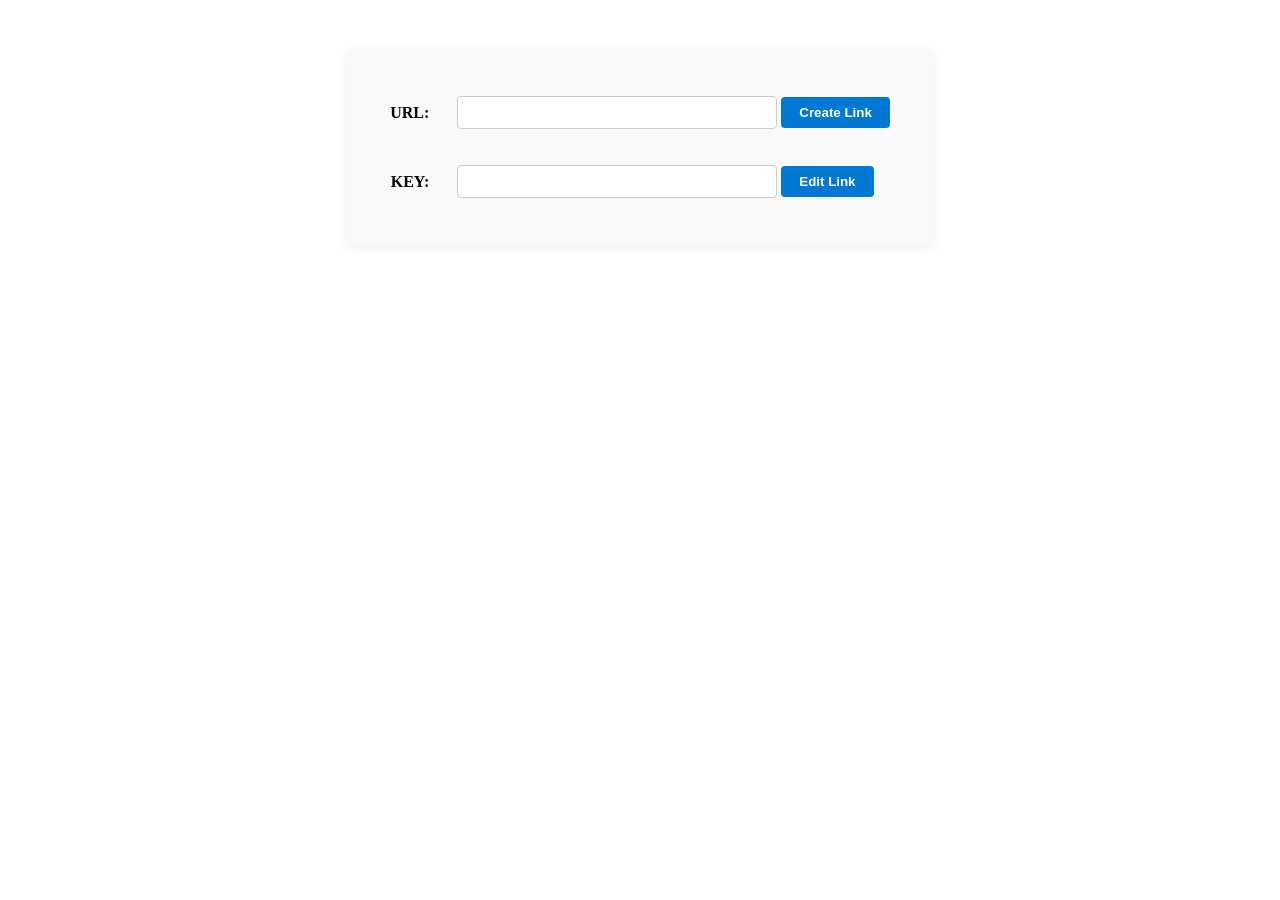
<file: link/index.html>
<html>
  <script>
    const testKey = "entry is valid";

    const urls = [
      {
    "encryptedTestKey": {
        "iv": [
            28,
            63,
            81,
            239,
            20,
            162,
            60,
            100,
            56,
            49,
            107,
            172
        ],
        "ciphertext": [
            113,
            20,
            88,
            161,
            100,
            93,
            136,
            44,
            37,
            118,
            16,
            145,
            160,
            88,
            33,
            246,
            132,
            61,
            243,
            237,
            57,
            179,
            125,
            151,
            100,
            104,
            112,
            123,
            101,
            32
        ]
    },
    "url": {
        "iv": [
            171,
            118,
            119,
            30,
            177,
            207,
            155,
            104,
            81,
            63,
            223,
            168
        ],
        "ciphertext": [
            68,
            16,
            186,
            191,
            68,
            182,
            208,
            212,
            138,
            184,
            31,
            16,
            251,
            174,
            247,
            187,
            156,
            207,
            128,
            130,
            59,
            64,
            113,
            76,
            122,
            126,
            148,
            124,
            5,
            172,
            234,
            32,
            42,
            247,
            91,
            145,
            127,
            107,
            204,
            117,
            239,
            127,
            158,
            59,
            72,
            201,
            196,
            201,
            229,
            16,
            53,
            165,
            161,
            25,
            149,
            4,
            117,
            141,
            130,
            26,
            159,
            20
        ]
    }
}
      ,
{
    "encryptedTestKey": {
        "iv": [
            134,
            189,
            147,
            46,
            127,
            141,
            131,
            216,
            106,
            240,
            99,
            203
        ],
        "ciphertext": [
            19,
            115,
            120,
            181,
            63,
            248,
            247,
            116,
            112,
            121,
            181,
            236,
            223,
            171,
            189,
            206,
            128,
            76,
            101,
            113,
            60,
            5,
            191,
            152,
            245,
            158,
            69,
            70,
            247,
            162
        ]
    },
    "url": {
        "iv": [
            175,
            79,
            175,
            237,
            61,
            93,
            97,
            136,
            157,
            6,
            243,
            238
        ],
        "ciphertext": [
            71,
            191,
            67,
            154,
            73,
            74,
            70,
            246,
            199,
            68,
            181,
            20,
            21,
            36,
            143,
            173,
            46,
            144,
            254,
            126,
            151,
            187,
            107,
            36,
            66,
            146,
            169,
            81,
            156,
            12,
            58,
            220,
            156,
            131,
            164,
            143,
            123,
            51,
            171,
            217,
            249,
            228,
            81,
            218,
            50,
            173,
            235,
            47,
            250,
            207,
            148,
            218,
            144,
            188,
            32,
            110,
            6,
            147,
            176,
            30,
            75,
            221,
            131,
            20,
            214,
            234,
            62,
            88,
            21,
            196,
            234,
            41,
            0,
            46,
            131,
            184,
            221,
            134,
            111,
            143,
            186,
            204,
            147,
            179,
            229,
            253,
            144,
            207,
            4
        ]
    }
},
{
    "encryptedTestKey": {
        "iv": [
            83,
            36,
            23,
            211,
            233,
            3,
            190,
            199,
            35,
            186,
            37,
            25
        ],
        "ciphertext": [
            78,
            50,
            192,
            246,
            188,
            109,
            103,
            145,
            91,
            159,
            254,
            228,
            109,
            150,
            48,
            205,
            51,
            45,
            103,
            83,
            254,
            26,
            99,
            228,
            138,
            66,
            249,
            14,
            212,
            137
        ]
    },
    "url": {
        "iv": [
            11,
            251,
            27,
            241,
            236,
            253,
            152,
            214,
            139,
            191,
            138,
            181
        ],
        "ciphertext": [
            223,
            137,
            41,
            79,
            0,
            33,
            116,
            254,
            178,
            136,
            41,
            44,
            234,
            52,
            179,
            43,
            36,
            226,
            143,
            127,
            109,
            117,
            142,
            189,
            127,
            56,
            68,
            196,
            80,
            169,
            167,
            24,
            187,
            215,
            5,
            111,
            181,
            126,
            187,
            226,
            228,
            200,
            227,
            159,
            60,
            32,
            61,
            14,
            186,
            101,
            138,
            150,
            149,
            230,
            168,
            20,
            97,
            37,
            96,
            216,
            139,
            192,
            63,
            230,
            190,
            136,
            232,
            72,
            102,
            48,
            137,
            234,
            186,
            109,
            124,
            201,
            154,
            226,
            171,
            48,
            135,
            41,
            119,
            165,
            86,
            30,
            189,
            90,
            63
        ]
    }
},
      {    "encryptedTestKey": {
        "iv": [
            35,
            17,
            130,
            77,
            29,
            101,
            196,
            210,
            84,
            76,
            215,
            158
        ],
        "ciphertext": [
            239,
            212,
            42,
            236,
            18,
            17,
            174,
            143,
            150,
            240,
            244,
            125,
            129,
            70,
            100,
            155,
            229,
            209,
            82,
            6,
            80,
            202,
            119,
            255,
            40,
            54,
            99,
            110,
            241,
            133
        ]
    },
    "url": {
        "iv": [
            117,
            17,
            147,
            156,
            23,
            180,
            189,
            199,
            71,
            178,
            142,
            210
        ],
        "ciphertext": [
            149,
            43,
            176,
            110,
            243,
            12,
            225,
            232,
            87,
            160,
            114,
            188,
            181,
            201,
            122,
            151,
            74,
            9,
            88,
            22,
            165,
            107,
            215,
            202,
            81,
            54,
            77,
            203,
            21,
            169,
            16,
            53,
            255,
            43,
            104,
            131,
            55,
            158,
            191,
            129,
            202,
            168,
            210,
            251,
            3,
            152,
            233,
            177,
            46,
            102,
            140,
            26,
            168,
            233,
            93,
            240,
            62,
            82,
            172,
            184,
            146,
            241,
            141,
            16,
            18,
            84,
            254,
            161,
            88,
            41,
            193,
            28,
            135,
            49,
            48,
            26,
            192,
            64,
            15,
            137,
            109,
            75,
            27,
            28,
            75,
            25,
            197,
            107,
            208
        ]
    }
}
      
    ];

    async function encrypt(text, password) {
      const enc = new TextEncoder();

      // 1. derive key
      const keyMaterial = await crypto.subtle.digest(
        "SHA-256",
        enc.encode(password)
      );

      const key = await crypto.subtle.importKey(
        "raw",
        keyMaterial,
        { name: "AES-GCM" },
        false,
        ["encrypt"]
      );

      // 2. random IV
      const iv = crypto.getRandomValues(new Uint8Array(12));

      // 3. encrypt
      const ciphertextBuffer = await crypto.subtle.encrypt(
        { name: "AES-GCM", iv },
        key,
        enc.encode(text)
      );

      // ✅ convert to normal arrays
      return {
        iv: Array.from(iv),
        ciphertext: Array.from(new Uint8Array(ciphertextBuffer)),
      };
    }

    async function decrypt(ciphertextArray, ivArray, password) {
      const enc = new TextEncoder();
      const dec = new TextDecoder();

      // 1. derive key
      const keyMaterial = await crypto.subtle.digest(
        "SHA-256",
        enc.encode(password)
      );

      const key = await crypto.subtle.importKey(
        "raw",
        keyMaterial,
        { name: "AES-GCM" },
        false,
        ["decrypt"]
      );

      // ✅ convert arrays back to typed arrays
      const iv = new Uint8Array(ivArray);
      const ciphertext = new Uint8Array(ciphertextArray);

      const plaintextBuffer = await crypto.subtle.decrypt(
        { name: "AES-GCM", iv },
        key,
        ciphertext
      );

      return dec.decode(plaintextBuffer);
    }

    async function lookup(g) {
      let url = null;
      for (let i = 0; i < urls.length; i++) {
        const el = urls[i];
        const test = el.encryptedTestKey;
        try {
          if (await decrypt(test.ciphertext, test.iv, g)) {
            return el;
          }
        } catch (e) {}
      }

      return null;
    }

    async function redirect() {
      const params = new URLSearchParams(window.location.search);
      const g = params.get("g");

      console.log(`Looking up link for ${g}`);

      const el = await lookup(g);

      if (el) {
        url = await decrypt(el.url.ciphertext, el.url.iv, g);
        document.location.href = url;
        return true;
      }

      console.log("nothing found");
      return false;
    }

    async function newUrl() {
      const params = new URLSearchParams(window.location.search);
      const url = params.get("url");

      if (url === null) return false;
      const key = params.get("key");

      const entry = await createOne(url, key);
      console.log({ entry });

      showNewUrl(entry);

      return true;
    }

    async function doit() {
      if (await newUrl()) return;

      if (await redirect()) return;

      showCreateForm();
    }

    function showCreateForm() {
      document.body.classList.add("show-create-form");
      const params = new URLSearchParams(window.location.search);
      const key = params.get("key");
      document.getElementById("key-input").value = key || "";
    }

    function createRandomKey(size) {
      const chars =
        "ABCDEFGHIJKLMNOPQRSTUVWXYZabcdefghijklmnopqrstuvwxyz0123456789";
      let result = "";
      for (let i = 0; i < size; i++) {
        result += chars.charAt(Math.floor(Math.random() * chars.length));
      }
      return result;
    }

    async function findNewKey() {
      for (let i = 0; i < 100; i++) {
        let key = createRandomKey(20);
        if ((await lookup(key)) === null) {
          return key;
        }
        if (i === 99) {
          alert("Could not find a new unique key after 100 tries.");
          return null;
        }
      }

      return null;
    }

    async function createOne(url, key) {
      let existing;
      if (!key) {
        key = findNewKey();
      } else {
        if (key.includes("%")) {
          let token = await findNewKey();
          key = key.replace("%", token);
        }
        existing = await lookup(key);
      }
      const entry = {
        encryptedTestKey: await encrypt(testKey, key),
        url: await encrypt(url, key),
      };

      const linkUrl =
        document.location.origin + document.location.pathname + "?g=" + key;

      return { key, entry, linkUrl, existing, url };
    }

    function showNewUrl(entry) {
      const anchor = document.getElementById("result-anchor");
      const link = document.getElementById("result-link");
      const urlAnchor = document.getElementById("result-url-anchor");
      const url = document.getElementById("result-url");
      const json = document.getElementById("result-json");
      const jsonExisting = document.getElementById("result-json-existing");
      const key = document.getElementById("result-key");

      anchor.setAttribute("href", entry.linkUrl);
      anchor.innerText = entry.linkUrl;
      urlAnchor.setAttribute("href", entry.url);
      urlAnchor.innerText = entry.url;
      link.value = entry.linkUrl;
      url.value = entry.url;
      json.value = JSON.stringify(entry.entry, null, "    ");
      jsonExisting.value = JSON.stringify(entry.existing, null, "    ");
      key.value = entry.key;

      document.body.classList.add("show-result-table");

      if (entry.existing) {
        document.body.classList.add("show-result-table-with-existing");
      }
    }
  </script>
  <style>
    body:not(.show-create-form) .create-form {
      display: none;
    }

    body:not(.show-result-table) #result-table {
      display: none;
    }

    body:not(.show-result-table-with-existing)
      #result-table
      tr:has(#result-json-existing) {
      display: none;
    }
  </style>
  <body>
    <form
      id="create-link-form"
      style="display: flex; gap: 8px; align-items: center; margin: 0"
    >
      <table
        class="create-form"
        style="
          margin: 40px auto;
          border-collapse: separate;
          border-spacing: 12px;
          background: #f9f9f9;
          box-shadow: 0 2px 8px #0001;
          border-radius: 8px;
          padding: 24px;
        "
      >
        <tr>
          <td style="padding: 12px 8px; font-weight: bold; text-align: right">
            URL:
          </td>
          <td style="padding: 12px 8px">
            <input
              type="url"
              id="url-input"
              name="url"
              autofocus
              style="
                padding: 8px;
                border: 1px solid #ccc;
                border-radius: 4px;
                width: 320px;
              "
            />
            <button
              style="
                padding: 8px 18px;
                border: none;
                background: #0078d4;
                color: #fff;
                border-radius: 4px;
                font-weight: bold;
                cursor: pointer;
              "
            >
              Create Link
            </button>
          </td>
        </tr>
        <tr>
          <td style="padding: 12px 8px; font-weight: bold; text-align: right">
            KEY:
          </td>
          <td style="padding: 12px 8px">
            <input
              type="text"
              id="key-input"
              name="key"
              autofocus
              style="
                padding: 8px;
                border: 1px solid #ccc;
                border-radius: 4px;
                width: 320px;
              "
            />
            <button
              style="
                padding: 8px 18px;
                border: none;
                background: #0078d4;
                color: #fff;
                border-radius: 4px;
                font-weight: bold;
                cursor: pointer;
              "
            >
              Edit Link
            </button>
          </td>
        </tr>
      </table>
    </form>

    <table
      id="result-table"
      style="
        margin: 40px auto;
        border-collapse: separate;
        border-spacing: 12px;
        background: #f9f9f9;
        box-shadow: 0 2px 8px #0001;
        border-radius: 8px;
        padding: 24px;
        min-width: 600px;
      "
    >
      <tr>
        <td style="padding: 12px 8px; font-weight: bold; text-align: right">
          Key:
        </td>
        <td style="padding: 12px 8px">
          <input
            id="result-key"
            type="text"
            readonly
            style="
              width: 320px;
              padding: 8px;
              border: 1px solid #ccc;
              border-radius: 4px;
            "
          />
        </td>
      </tr>
      <tr>
        <td style="padding: 12px 8px; font-weight: bold; text-align: right">
          Add JSON Entry:
        </td>
        <td style="padding: 12px 8px">
          <textarea
            id="result-json"
            readonly
            rows="8"
            style="
              width: 320px;
              padding: 8px;
              border: 1px solid #ccc;
              border-radius: 4px;
              font-family: monospace;
            "
          ></textarea>
        </td>
      </tr>
      <tr>
        <td style="padding: 12px 8px; font-weight: bold; text-align: right">
          Link URL:
        </td>
        <td style="padding: 12px 8px">
          <input
            id="result-link"
            type="text"
            readonly
            style="
              width: 320px;
              padding: 8px;
              border: 1px solid #ccc;
              border-radius: 4px;
            "
          />
          <br />
          <a
            id="result-anchor"
            href="#"
            target="_blank"
            style="
              display: inline-block;
              margin-top: 8px;
              color: #0078d4;
              text-decoration: underline;
              font-weight: bold;
            "
          >
            Open Link
          </a>
        </td>
      </tr>
      <tr>
        <td style="padding: 12px 8px; font-weight: bold; text-align: right">
          URL:
        </td>
        <td style="padding: 12px 8px">
          <input
            id="result-url"
            type="text"
            readonly
            style="
              width: 320px;
              padding: 8px;
              border: 1px solid #ccc;
              border-radius: 4px;
            "
          />
          <br />
          <a
            id="result-url-anchor"
            href="#"
            target="_blank"
            style="
              display: inline-block;
              margin-top: 8px;
              color: #0078d4;
              text-decoration: underline;
              font-weight: bold;
            "
          >
            Open Link
          </a>
        </td>
      </tr>
      <tr>
        <td style="padding: 12px 8px; font-weight: bold; text-align: right">
          Remove JSON Entry:
        </td>
        <td style="padding: 12px 8px">
          <textarea
            id="result-json-existing"
            readonly
            rows="8"
            style="
              width: 320px;
              padding: 8px;
              border: 1px solid #ccc;
              border-radius: 4px;
              font-family: monospace;
            "
          ></textarea>
        </td>
      </tr>
    </table>
    <script>
      setTimeout(doit);
    </script>
  </body>
</html>
</file>
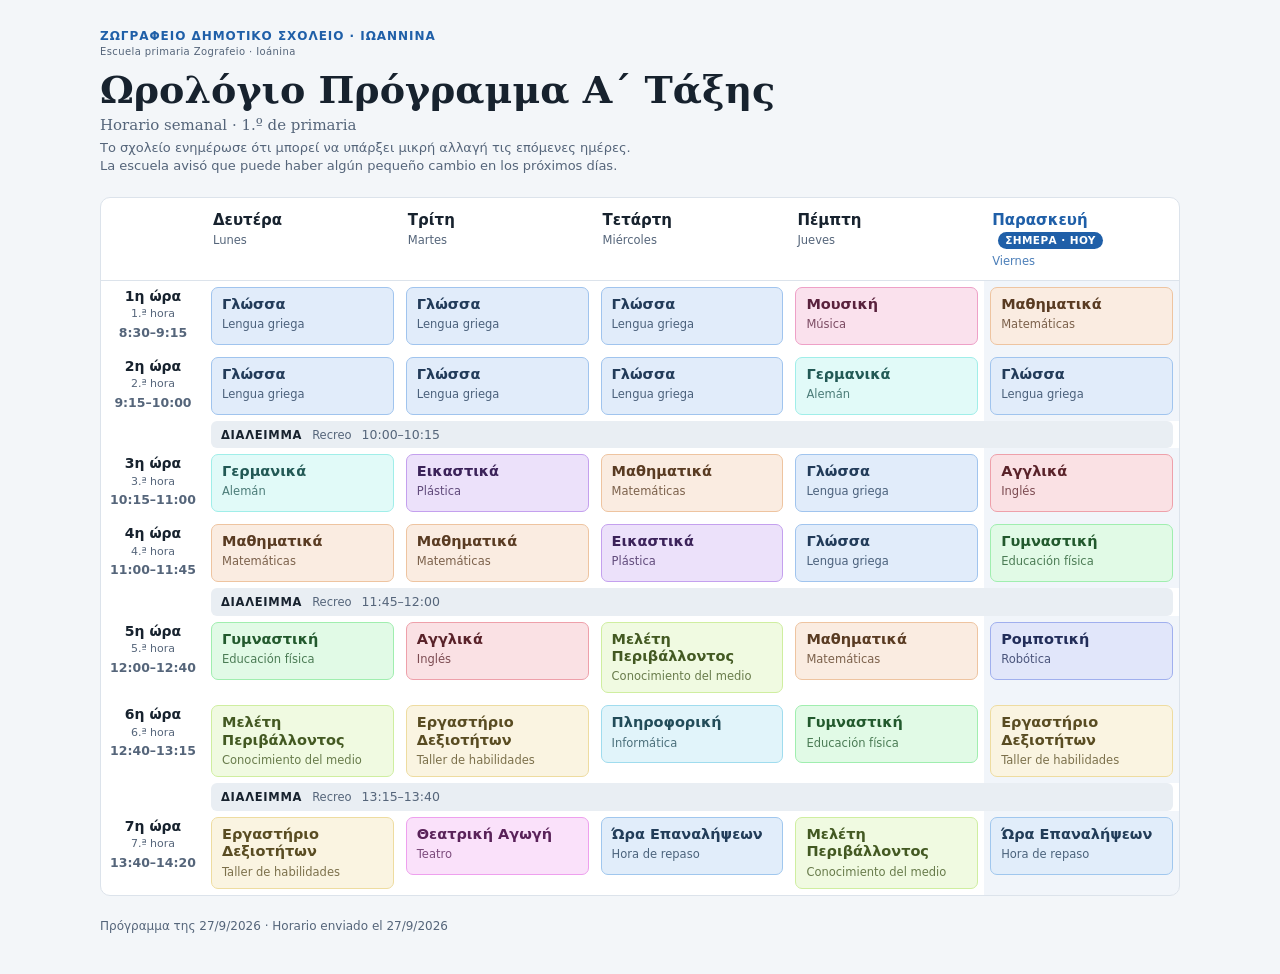
<file: documents/school/dimotiko/orologio-a.html>
<!doctype html>
<html lang="el">
<head>
<meta charset="utf-8">
<meta name="viewport" content="width=device-width, initial-scale=1">
<title>Ωρολόγιο Α΄ Τάξης</title>
<style>
  :root {
    --bg: #F3F6F9;
    --surface: #FFFFFF;
    --ink: #17222E;
    --ink-soft: #55657A;
    --line: #DCE3EB;
    --accent: #1F5FA8;
    --break-bg: #E9EEF3;
    /* subject cells: each subject sets --h (hue); theme sets these */
    --cell-s: 70%;
    --cell-l: 93%;
    --cell-edge-l: 78%;
    --cell-ink-l: 24%;
    --now-ring: #1F5FA8;
  }
  @media (prefers-color-scheme: dark) {
    :root:not([data-theme="light"]) {
      color-scheme: dark;
      --bg: #0F151C;
      --surface: #161F29;
      --ink: #E6EDF4;
      --ink-soft: #93A3B6;
      --line: #263342;
      --accent: #7FB2F0;
      --break-bg: #1B2632;
      --cell-s: 32%;
      --cell-l: 21%;
      --cell-edge-l: 34%;
      --cell-ink-l: 88%;
      --now-ring: #7FB2F0;
    }
  }
  :root[data-theme="dark"] {
    color-scheme: dark;
    --bg: #0F151C;
    --surface: #161F29;
    --ink: #E6EDF4;
    --ink-soft: #93A3B6;
    --line: #263342;
    --accent: #7FB2F0;
    --break-bg: #1B2632;
    --cell-s: 32%;
    --cell-l: 21%;
    --cell-edge-l: 34%;
    --cell-ink-l: 88%;
    --now-ring: #7FB2F0;
  }

  body {
    background: var(--bg);
    color: var(--ink);
    font-family: "Noto Sans", "Segoe UI", "DejaVu Sans", system-ui, sans-serif;
    font-size: 15px;
    line-height: 1.4;
  }
  .wrap {
    max-width: 1080px;
    margin: 0 auto;
    padding: 0 16px;
    padding-block: 28px 40px;
    display: grid;
    gap: 22px;
  }

  header { display: grid; gap: 6px; }
  .school {
    font-size: 12px;
    font-weight: 600;
    letter-spacing: .08em;
    text-transform: uppercase;
    color: var(--accent);
  }
  .school small { display: block; font-weight: 500; letter-spacing: .04em; color: var(--ink-soft); text-transform: none; }
  h1 {
    margin: 4px 0 0;
    font-family: "Noto Serif", Georgia, "DejaVu Serif", serif;
    font-weight: 700;
    font-size: clamp(26px, 5vw, 38px);
    line-height: 1.1;
    text-wrap: balance;
  }
  .es { display: block; font-family: inherit; font-weight: 400; color: var(--ink-soft); }
  h1 .es { font-size: 15px; margin-top: 6px; }
  .note { margin: 0; font-size: 13px; color: var(--ink-soft); max-width: 65ch; }
  .note .es { display: inline; }

  /* ---------- wide: full week table ---------- */
  .table-scroll { overflow-x: auto; border: 1px solid var(--line); border-radius: 10px; background: var(--surface); }
  table { width: 100%; border-collapse: separate; border-spacing: 0; min-width: 760px; table-layout: fixed; }
  col.c-time { width: 104px; }
  th, td { padding: 6px; vertical-align: top; }
  thead th {
    text-align: left;
    padding: 12px 8px 10px;
    border-bottom: 1px solid var(--line);
    font-size: 15px;
    font-weight: 700;
  }
  thead th .es { font-size: 11.5px; font-weight: 500; margin-top: 1px; }
  /* today's column and the current period are marked on screen only, never in print */
  .today-tag { display: none; }
  @media screen {
    thead th.today { color: var(--accent); }
    thead th.today .es { color: var(--accent); opacity: .8; }
    .today-tag {
      display: inline-block; margin-left: 6px; padding: 1px 7px; border-radius: 99px;
      font-size: 10.5px; font-weight: 600; letter-spacing: .04em; text-transform: uppercase;
      background: var(--accent); color: var(--surface); vertical-align: 2px;
    }
    td.today { background: color-mix(in srgb, var(--accent) 6%, transparent); }
    .cell.now { outline: 2.5px solid var(--now-ring); outline-offset: 1px; }
  }

  .period { font-variant-numeric: tabular-nums; }
  .period b { display: block; font-size: 14px; }
  .period .es { font-size: 11px; }
  .period time { display: block; font-size: 12.5px; color: var(--ink-soft); margin-top: 2px; }

  .cell {
    height: 100%;
    min-height: 58px;
    padding: 8px 10px;
    border-radius: 7px;
    background: hsl(var(--h) var(--cell-s) var(--cell-l));
    border: 1px solid hsl(var(--h) var(--cell-s) var(--cell-edge-l));
    color: hsl(var(--h) 45% var(--cell-ink-l));
    box-sizing: border-box;
  }
  .cell .el { display: block; font-weight: 600; font-size: 14.5px; line-height: 1.2; }
  .cell .es { font-size: 11.5px; margin-top: 3px; color: inherit; opacity: .78; }

  tr.break td { padding-block: 0; }
  .break-bar {
    display: flex; align-items: baseline; gap: 10px; flex-wrap: wrap;
    padding: 5px 10px; border-radius: 6px; background: var(--break-bg);
    font-size: 12.5px; color: var(--ink-soft); font-variant-numeric: tabular-nums;
  }
  .break-bar b { color: var(--ink); font-weight: 600; letter-spacing: .06em; text-transform: uppercase; font-size: 11.5px; }
  .break-bar .es { display: inline; font-size: 11.5px; }

  /* ---------- narrow: one day at a time ---------- */
  .day-view { display: none; gap: 12px; }
  .day-tabs { display: grid; grid-template-columns: repeat(5, 1fr); gap: 6px; }
  .day-tabs button {
    font: inherit; cursor: pointer;
    padding: 8px 2px; border-radius: 8px;
    border: 1px solid var(--line); background: var(--surface); color: var(--ink);
    display: grid; gap: 1px; justify-items: center;
  }
  .day-tabs button b { font-size: 13px; }
  .day-tabs button span { font-size: 10.5px; color: var(--ink-soft); }
  .day-tabs button[aria-pressed="true"] { background: var(--accent); border-color: var(--accent); color: var(--surface); }
  .day-tabs button[aria-pressed="true"] span { color: var(--surface); opacity: .85; }
  .day-tabs button:focus-visible { outline: 2px solid var(--accent); outline-offset: 2px; }
  .day-list { display: grid; gap: 6px; }
  .day-row { display: grid; grid-template-columns: 78px 1fr; gap: 10px; align-items: stretch; }
  .day-row .period { padding-top: 6px; }

  @media (max-width: 680px) {
    .table-scroll { display: none; }
    .day-view { display: grid; }
  }

  footer { font-size: 12px; color: var(--ink-soft); }
  @media (prefers-reduced-motion: no-preference) {
    .day-tabs button { transition: background .15s, color .15s; }
  }
</style>
<style>html{color-scheme:light}body{margin:0}</style>
</head>
<body>

<div class="wrap">
  <header>
    <div class="school">Ζωγράφειο Δημοτικό Σχολείο · Ιωάννινα<small>Escuela primaria Zografeio · Ioánina</small></div>
    <h1>Ωρολόγιο Πρόγραμμα Α΄ Τάξης<span class="es">Horario semanal · 1.º de primaria</span></h1>
    <p class="note">Το σχολείο ενημέρωσε ότι μπορεί να υπάρξει μικρή αλλαγή τις επόμενες ημέρες.
      <span class="es">La escuela avisó que puede haber algún pequeño cambio en los próximos días.</span></p>
  </header>

  <div class="table-scroll">
    <table id="week">
      <colgroup><col class="c-time"><col><col><col><col><col></colgroup>
      <thead></thead>
      <tbody></tbody>
    </table>
  </div>

  <section class="day-view" aria-label="Ημέρα / Día">
    <div class="day-tabs" role="group"></div>
    <div class="day-list"></div>
  </section>

  <footer>Πρόγραμμα της 27/9/2026 · Horario enviado el 27/9/2026</footer>
</div>

<script>
  const S = {
    lang:   { h: 212, el: "Γλώσσα",                es: "Lengua griega" },
    math:   { h: 28,  el: "Μαθηματικά",            es: "Matemáticas" },
    music:  { h: 330, el: "Μουσική",               es: "Música" },
    german: { h: 176, el: "Γερμανικά",             es: "Alemán" },
    art:    { h: 268, el: "Εικαστικά",             es: "Plástica" },
    eng:    { h: 352, el: "Αγγλικά",               es: "Inglés" },
    pe:     { h: 132, el: "Γυμναστική",            es: "Educación física" },
    env:    { h: 84,  el: "Μελέτη Περιβάλλοντος",  es: "Conocimiento del medio" },
    robot:  { h: 228, el: "Ρομποτική",             es: "Robótica" },
    skills: { h: 46,  el: "Εργαστήριο Δεξιοτήτων", es: "Taller de habilidades" },
    it:     { h: 194, el: "Πληροφορική",           es: "Informática" },
    drama:  { h: 300, el: "Θεατρική Αγωγή",        es: "Teatro" },
    review: { h: 210, el: "Ώρα Επαναλήψεων",       es: "Hora de repaso" },
  };
  const DAYS = [
    { el: "Δευτέρα",   es: "Lunes",     short: "Δευ", esShort: "Lun" },
    { el: "Τρίτη",     es: "Martes",    short: "Τρί", esShort: "Mar" },
    { el: "Τετάρτη",   es: "Miércoles", short: "Τετ", esShort: "Mié" },
    { el: "Πέμπτη",    es: "Jueves",    short: "Πέμ", esShort: "Jue" },
    { el: "Παρασκευή", es: "Viernes",   short: "Παρ", esShort: "Vie" },
  ];
  // Rows in order. Periods list one subject per weekday (Mon..Fri).
  const ROWS = [
    { n: 1, from: "8:30",  to: "9:15",  s: ["lang", "lang", "lang", "music", "math"] },
    { n: 2, from: "9:15",  to: "10:00", s: ["lang", "lang", "lang", "german", "lang"] },
    { brk: true, from: "10:00", to: "10:15" },
    { n: 3, from: "10:15", to: "11:00", s: ["german", "art", "math", "lang", "eng"] },
    { n: 4, from: "11:00", to: "11:45", s: ["math", "math", "art", "lang", "pe"] },
    { brk: true, from: "11:45", to: "12:00" },
    { n: 5, from: "12:00", to: "12:40", s: ["pe", "eng", "env", "math", "robot"] },
    { n: 6, from: "12:40", to: "13:15", s: ["env", "skills", "it", "pe", "skills"] },
    { brk: true, from: "13:15", to: "13:40" },
    { n: 7, from: "13:40", to: "14:20", s: ["skills", "drama", "review", "env", "review"] },
  ];

  const mins = t => { const [h, m] = t.split(":").map(Number); return h * 60 + m; };
  const now = new Date();
  const todayIdx = now.getDay() >= 1 && now.getDay() <= 5 ? now.getDay() - 1 : -1;
  const nowMin = now.getHours() * 60 + now.getMinutes();
  const isNow = r => nowMin >= mins(r.from) && nowMin < mins(r.to);

  const periodHTML = r =>
    `<div class="period"><b>${r.n}η ώρα</b><span class="es">${r.n}.ª hora</span><time>${r.from}–${r.to}</time></div>`;
  const cellHTML = (key, live) => {
    const x = S[key];
    return `<div class="cell${live ? " now" : ""}" style="--h:${x.h}"><span class="el">${x.el}</span><span class="es">${x.es}</span></div>`;
  };
  const breakHTML = r =>
    `<div class="break-bar"><b>Διάλειμμα</b><span class="es">Recreo</span><span>${r.from}–${r.to}</span></div>`;

  // Week table
  const table = document.getElementById("week");
  table.tHead.innerHTML = "<tr><th></th>" + DAYS.map((d, i) =>
    `<th class="${i === todayIdx ? "today" : ""}">${d.el}${i === todayIdx ? '<span class="today-tag">Σήμερα · Hoy</span>' : ""}<span class="es">${d.es}</span></th>`
  ).join("") + "</tr>";
  table.tBodies[0].innerHTML = ROWS.map(r => r.brk
    ? `<tr class="break"><td></td><td colspan="5">${breakHTML(r)}</td></tr>`
    : `<tr><th scope="row">${periodHTML(r)}</th>` + r.s.map((k, i) =>
        `<td class="${i === todayIdx ? "today" : ""}">${cellHTML(k, i === todayIdx && isNow(r))}</td>`).join("") + "</tr>"
  ).join("");

  // Day view (phones)
  const tabs = document.querySelector(".day-tabs");
  const list = document.querySelector(".day-list");
  let saved = null;
  try { saved = localStorage.getItem("orologio-day"); } catch (e) {}
  let current = saved !== null && todayIdx === -1 ? Number(saved) : (todayIdx === -1 ? 0 : todayIdx);

  function renderDay() {
    tabs.innerHTML = DAYS.map((d, i) =>
      `<button type="button" id="day-${i}" data-i="${i}" aria-pressed="${i === current}"><b>${d.short}</b><span>${d.esShort}</span></button>`
    ).join("");
    list.innerHTML = ROWS.map(r => r.brk
      ? breakHTML(r)
      : `<div class="day-row">${periodHTML(r)}${cellHTML(r.s[current], current === todayIdx && isNow(r))}</div>`
    ).join("");
  }
  tabs.addEventListener("click", e => {
    const b = e.target.closest("button");
    if (!b) return;
    current = Number(b.dataset.i);
    try { localStorage.setItem("orologio-day", current); } catch (e) {}
    renderDay();
    document.getElementById("day-" + current).focus();
  });
  renderDay();
</script>
</body>
</html>
</file>
